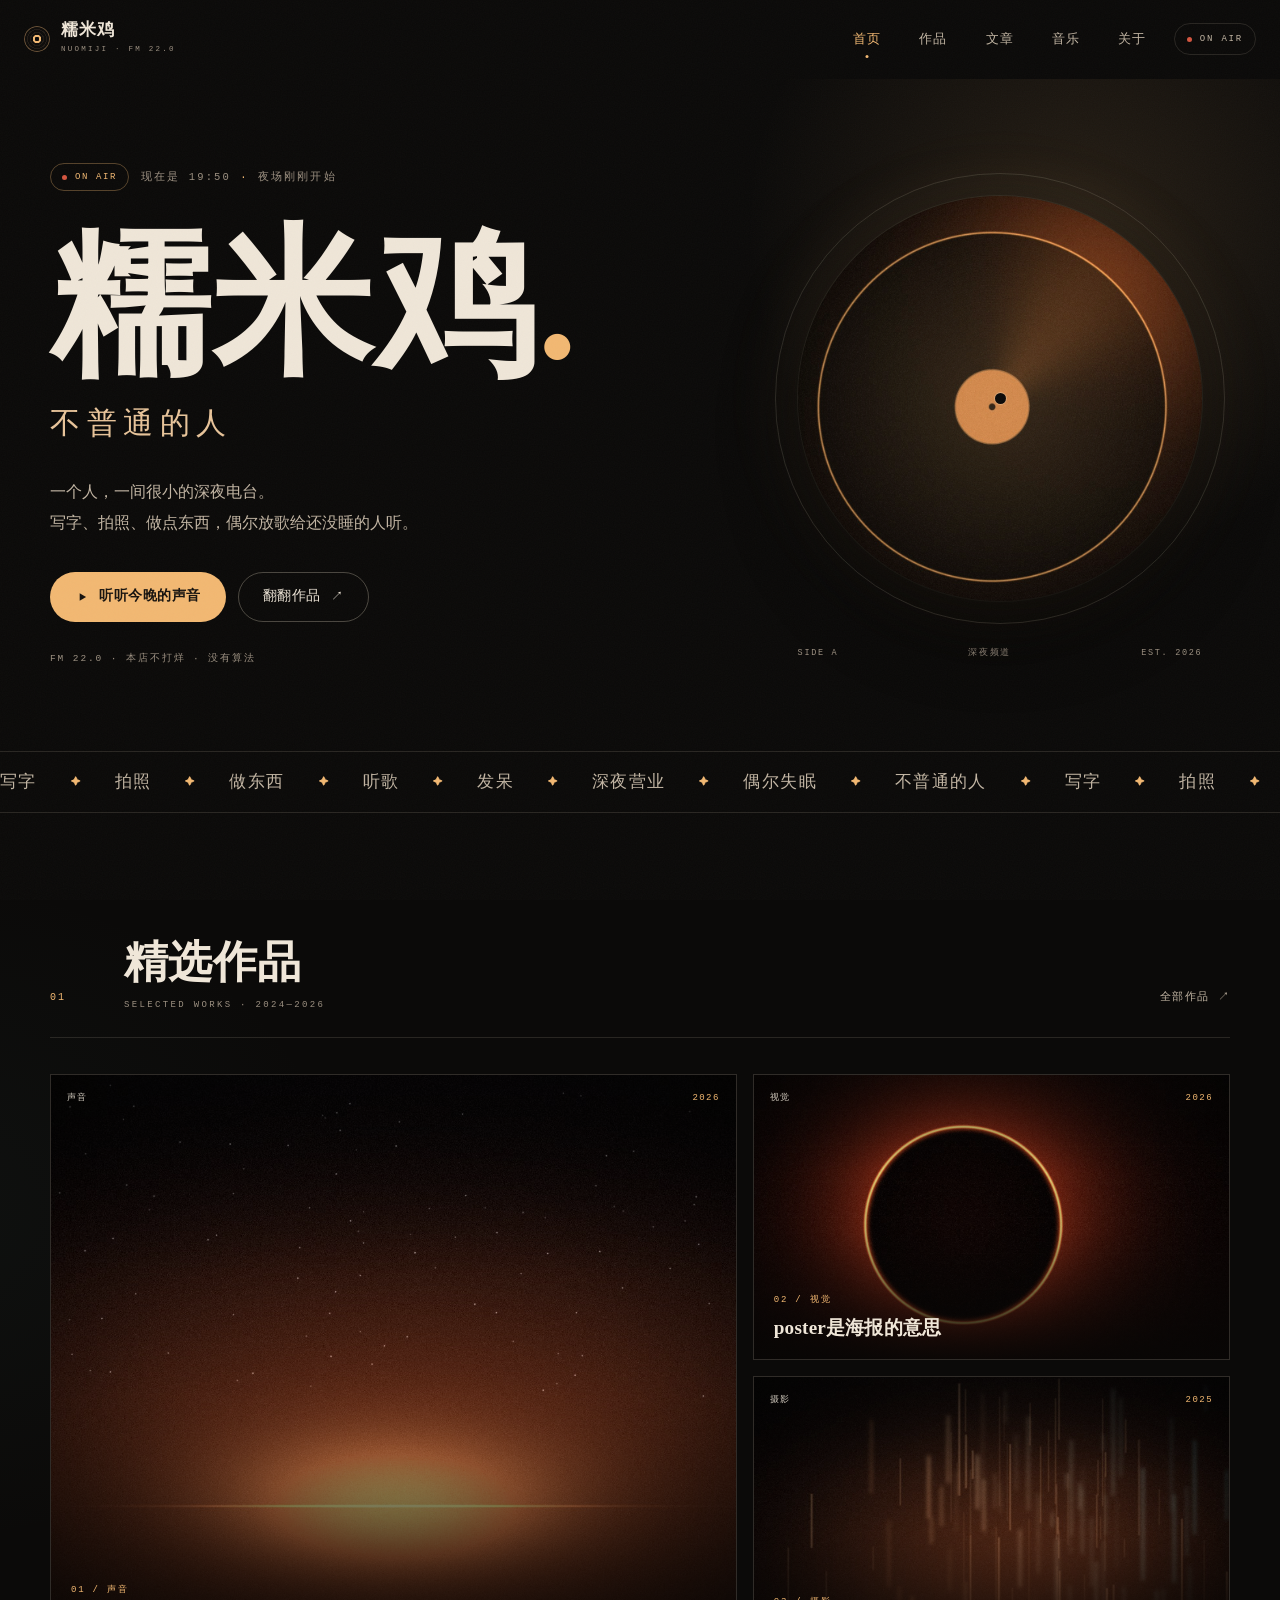
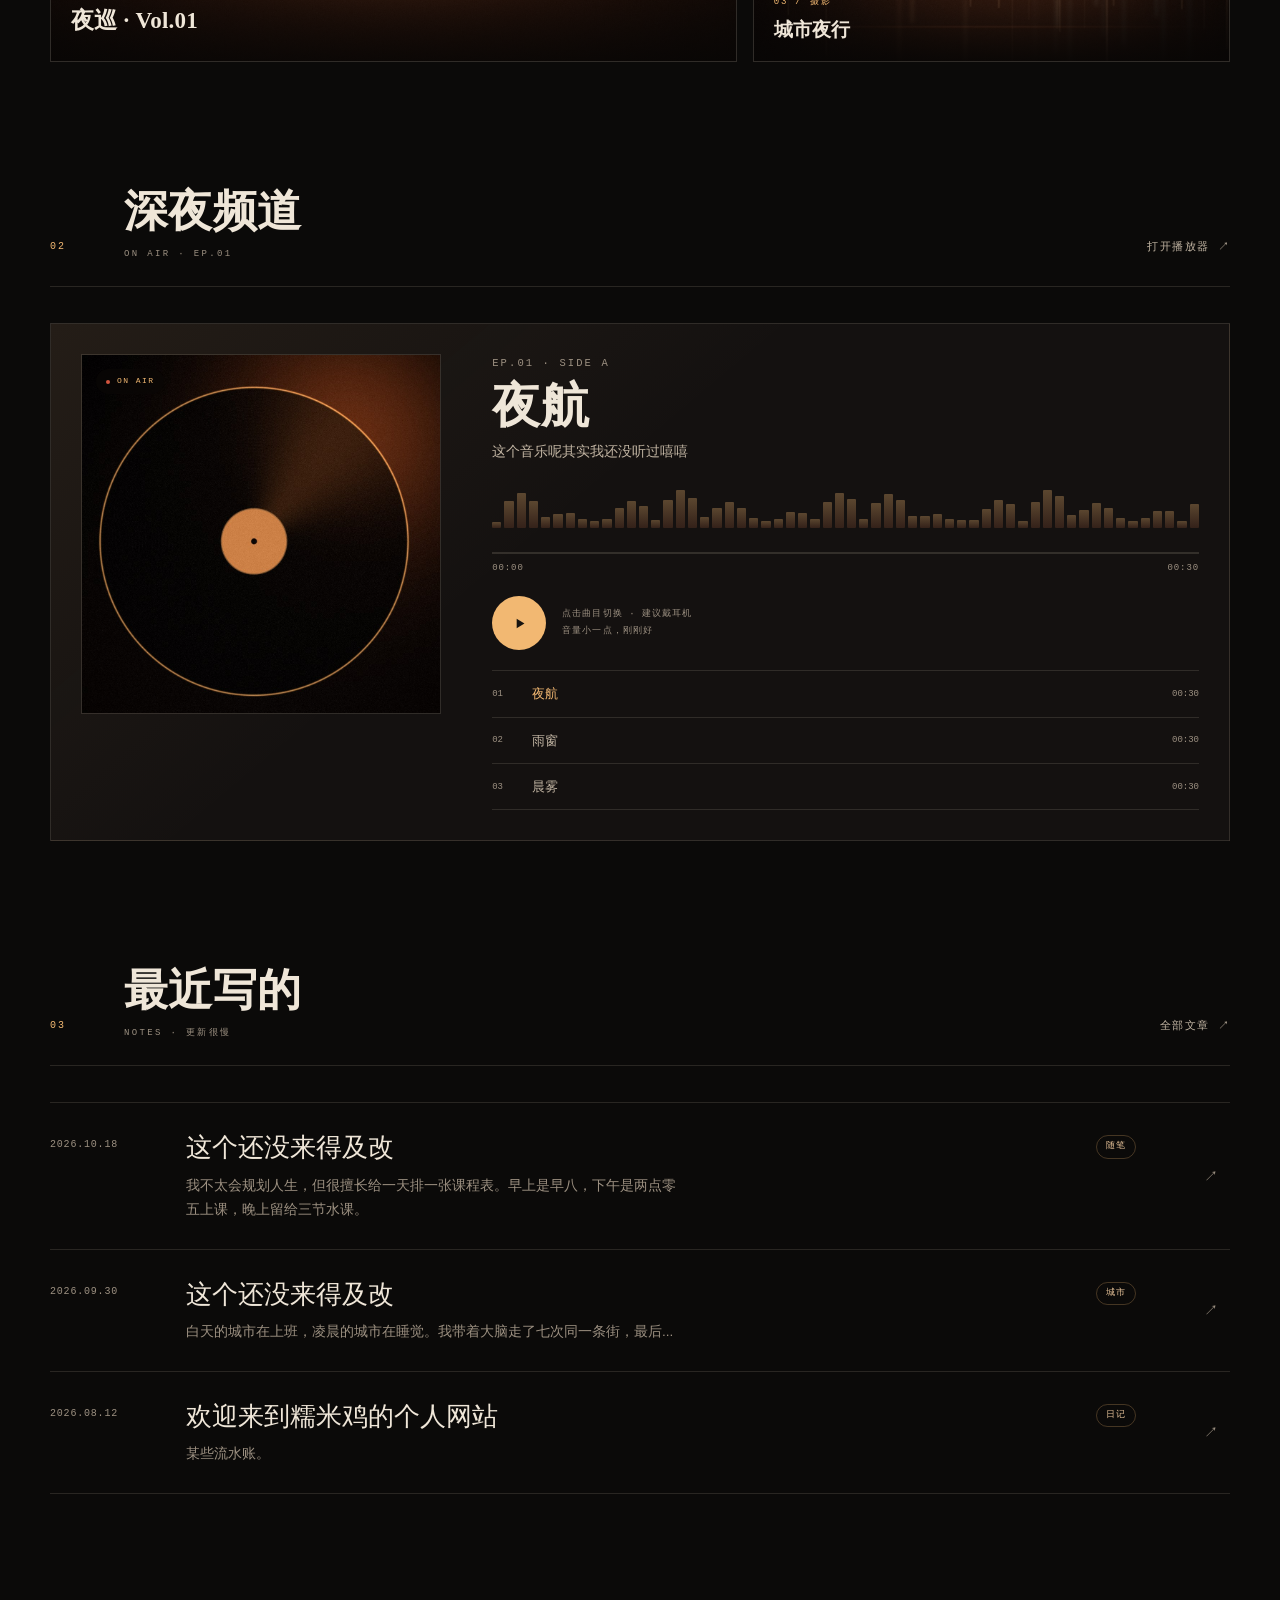
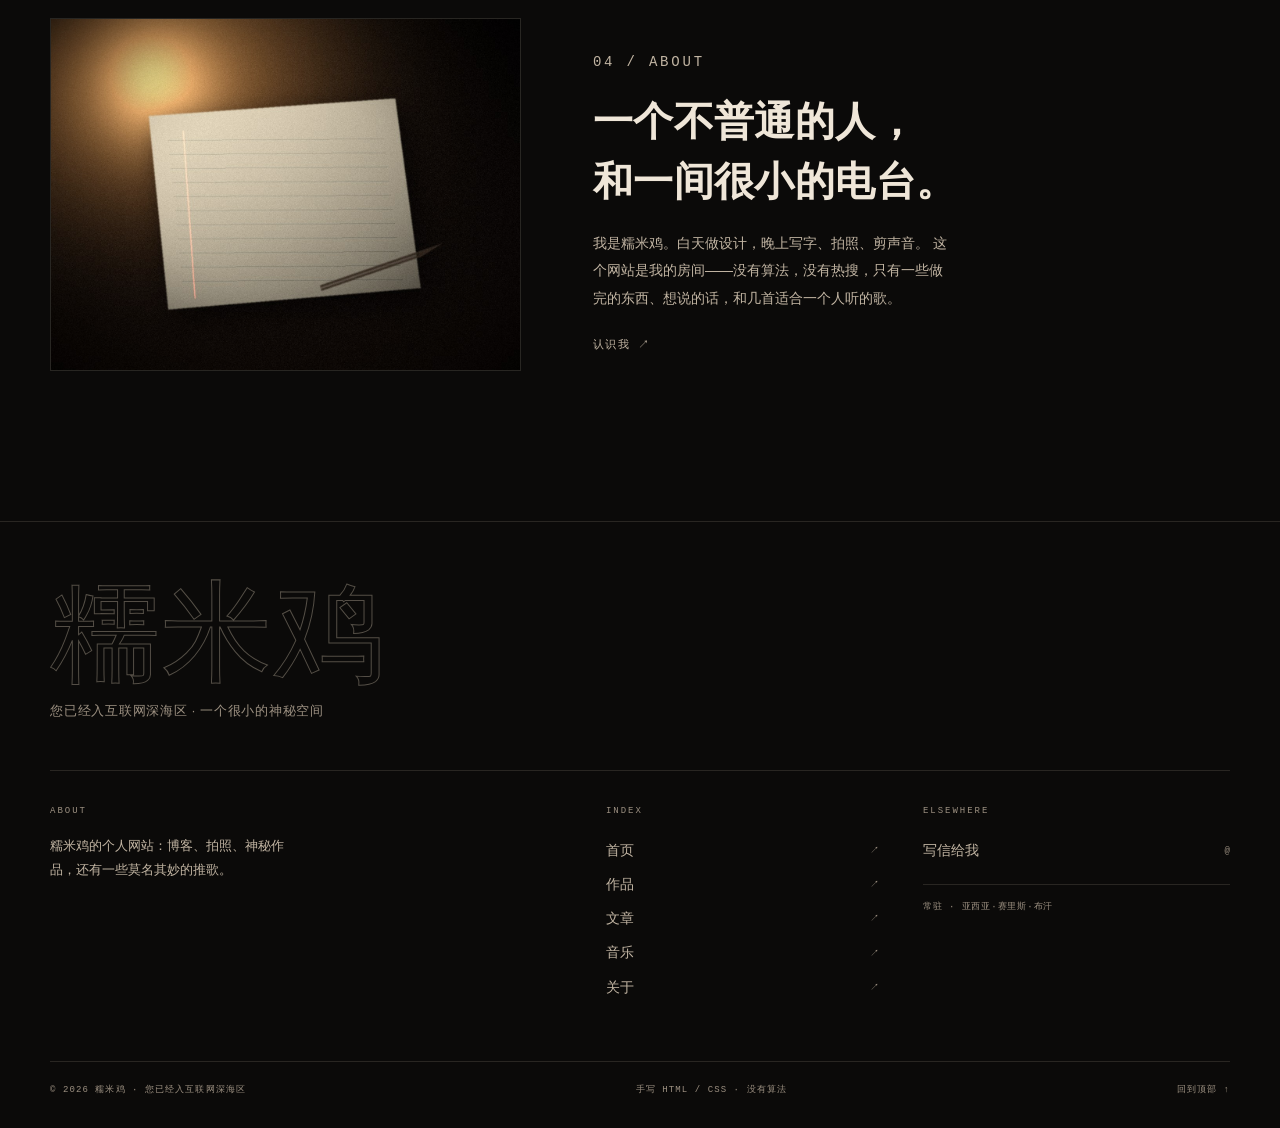
<file: index.html>
<!DOCTYPE html>
<html lang="zh-CN">
<head>
  <meta charset="UTF-8">
  <meta name="viewport" content="width=device-width, initial-scale=1">
  <title>糯米鸡 · 不普通的人｜深夜频道</title>
  <meta name="description" content="糯米鸡的个人网站：写字、拍照、做点东西，还有一个给深夜的电台。">
  <meta name="theme-color" content="#0b0a09">
  <meta name="color-scheme" content="dark">
  <meta property="og:type" content="website">
  <meta property="og:title" content="糯米鸡 · 不普通的人">
  <meta property="og:description" content="一个人，一间很小的深夜电台。写字、拍照、做点东西，偶尔放歌给还没睡的人听。">
  <meta property="og:image" content="assets/img/og.jpg">
  <link rel="icon" href="favicon.svg" type="image/svg+xml">
  <link rel="stylesheet" href="assets/css/style.css">
</head>
<body id="top" data-page="home" data-root="">

  <a class="skip-link" href="#main">跳到主要内容</a>
  <div data-site-header></div>

  <main id="main">

    <!-- ================= 开场 ================= -->
    <section class="hero">
      <div class="wrap hero-grid">
        <div class="hero-copy">
          <p class="eyebrow hero-eyebrow">
            <span class="live"><span class="live-dot"></span>ON AIR</span>
            <span data-clock>现在是 22:04 · 频道还亮着</span>
          </p>

          <h1 class="hero-name reveal">糯米鸡<span class="hero-period">.</span></h1>
          <p class="hero-tag reveal">不普通的人</p>
          <p class="hero-lede reveal">
            一个人，一间很小的深夜电台。<br>
            写字、拍照、做点东西，偶尔放歌给还没睡的人听。
          </p>

          <div class="hero-actions reveal">
            <a class="btn btn-solid" href="music.html">
              <svg viewBox="0 0 24 24" aria-hidden="true"><path fill="currentColor" d="M8 5.4v13.2L19 12z"/></svg>
              听听今晚的声音
            </a>
            <a class="btn btn-line" href="works.html">翻翻作品 <span>↗</span></a>
          </div>

          <p class="hero-note reveal">FM 22.0 · 本店不打烊 · 没有算法</p>
        </div>

        <div class="hero-visual reveal">
          <div class="vinyl-wrap">
            <span class="vinyl-glow" aria-hidden="true"></span>
            <img class="vinyl" src="assets/img/track-night.jpg" alt="《夜航》唱片封面" width="1000" height="1000">
            <span class="vinyl-hole" aria-hidden="true"></span>
          </div>
          <div class="hero-caption">
            <span>SIDE A</span>
            <span>深夜频道</span>
            <span>EST. 2026</span>
          </div>
        </div>
      </div>

      <div class="marquee" aria-hidden="true">
        <div class="marquee-track">
          <div class="marquee-group">
            <span>写字</span><i>✦</i><span>拍照</span><i>✦</i><span>做东西</span><i>✦</i><span>听歌</span><i>✦</i><span>发呆</span><i>✦</i><span>深夜营业</span><i>✦</i><span>偶尔失眠</span><i>✦</i><span>不普通的人</span><i>✦</i>
          </div>
          <div class="marquee-group">
            <span>写字</span><i>✦</i><span>拍照</span><i>✦</i><span>做东西</span><i>✦</i><span>听歌</span><i>✦</i><span>发呆</span><i>✦</i><span>深夜营业</span><i>✦</i><span>偶尔失眠</span><i>✦</i><span>不普通的人</span><i>✦</i>
          </div>
        </div>
      </div>
    </section>

    <!-- ================= 01 精选作品 ================= -->
    <section class="section" aria-labelledby="works-title">
      <div class="wrap">
        <header class="sec-head reveal">
          <p class="sec-index">01</p>
          <div>
            <h2 id="works-title">精选作品</h2>
            <p class="sec-en">Selected Works · 2024—2026</p>
          </div>
          <a class="link-arrow" href="works.html">全部作品 <span>↗</span></a>
        </header>
        <div class="works-featured" data-featured-works></div>
      </div>
    </section>

    <!-- ================= 02 深夜频道 ================= -->
    <section class="section" aria-labelledby="radio-title">
      <div class="wrap">
        <header class="sec-head reveal">
          <p class="sec-index">02</p>
          <div>
            <h2 id="radio-title">深夜频道</h2>
            <p class="sec-en">On Air · EP.01</p>
          </div>
          <a class="link-arrow" href="music.html">打开播放器 <span>↗</span></a>
        </header>

        <div class="radio-card reveal" data-home-player>
          <div class="radio-art">
            <img data-hp-cover src="assets/img/track-night.jpg" alt="《夜航》封面" width="1000" height="1000">
            <span class="radio-badge">ON AIR</span>
          </div>

          <div class="radio-body">
            <p class="eyebrow" data-hp-episode>EP.01 · SIDE A</p>
            <h3 class="radio-title" data-hp-title>夜航</h3>
            <p class="radio-note" data-hp-note>给还没睡的人。低频像飞机穿过云层，什么也不说。</p>

            <div class="wave" data-hp-wave aria-hidden="true"></div>

            <div class="progress">
              <div class="progress-fill" data-hp-fill></div>
              <input class="seek-input" type="range" min="0" max="1000" step="1" value="0" data-hp-seek aria-label="播放进度">
            </div>
            <div class="radio-times"><span data-hp-cur>00:00</span><span data-hp-dur>00:30</span></div>

            <div class="radio-actions">
              <button class="play-orb" type="button" data-hp-toggle aria-label="播放 夜航">
                <svg viewBox="0 0 24 24" aria-hidden="true"><path fill="currentColor" d="M8 5.4v13.2L19 12z"/></svg>
              </button>
              <p class="radio-hint">点击曲目切换 · 建议戴耳机<br>音量小一点，刚刚好</p>
            </div>

            <ol class="track-list" data-hp-list></ol>
          </div>

          <audio data-hp-audio preload="none"></audio>
        </div>
      </div>
    </section>

    <!-- ================= 03 最近写的 ================= -->
    <section class="section" aria-labelledby="writing-title">
      <div class="wrap">
        <header class="sec-head reveal">
          <p class="sec-index">03</p>
          <div>
            <h2 id="writing-title">最近写的</h2>
            <p class="sec-en">Notes · 更新很慢</p>
          </div>
          <a class="link-arrow" href="blog.html">全部文章 <span>↗</span></a>
        </header>
        <div class="post-list" data-recent-posts></div>
      </div>
    </section>

    <!-- ================= 04 关于 ================= -->
    <section class="section" aria-labelledby="about-title">
      <div class="wrap about-teaser">
        <figure class="reveal">
          <img src="assets/img/desk.jpg" alt="一张深夜亮着台灯的书桌" width="1200" height="900">
        </figure>
        <div class="reveal">
          <p class="eyebrow">04 / About</p>
          <h2 id="about-title">一个不普通的人，<br>和一间很小的电台。</h2>
          <p>
            我是糯米鸡。白天做设计，晚上写字、拍照、剪声音。
            这个网站是我的房间——没有算法，没有热搜，只有一些做完的东西、想说的话，和几首适合一个人听的歌。
          </p>
          <a class="link-arrow" href="about.html">认识我 <span>↗</span></a>
        </div>
      </div>
    </section>

  </main>

  <div data-site-footer></div>

  <script src="assets/js/data.js"></script>
  <script src="assets/js/site.js"></script>
  <script src="assets/js/player.js"></script>
</body>
</html>
</file>
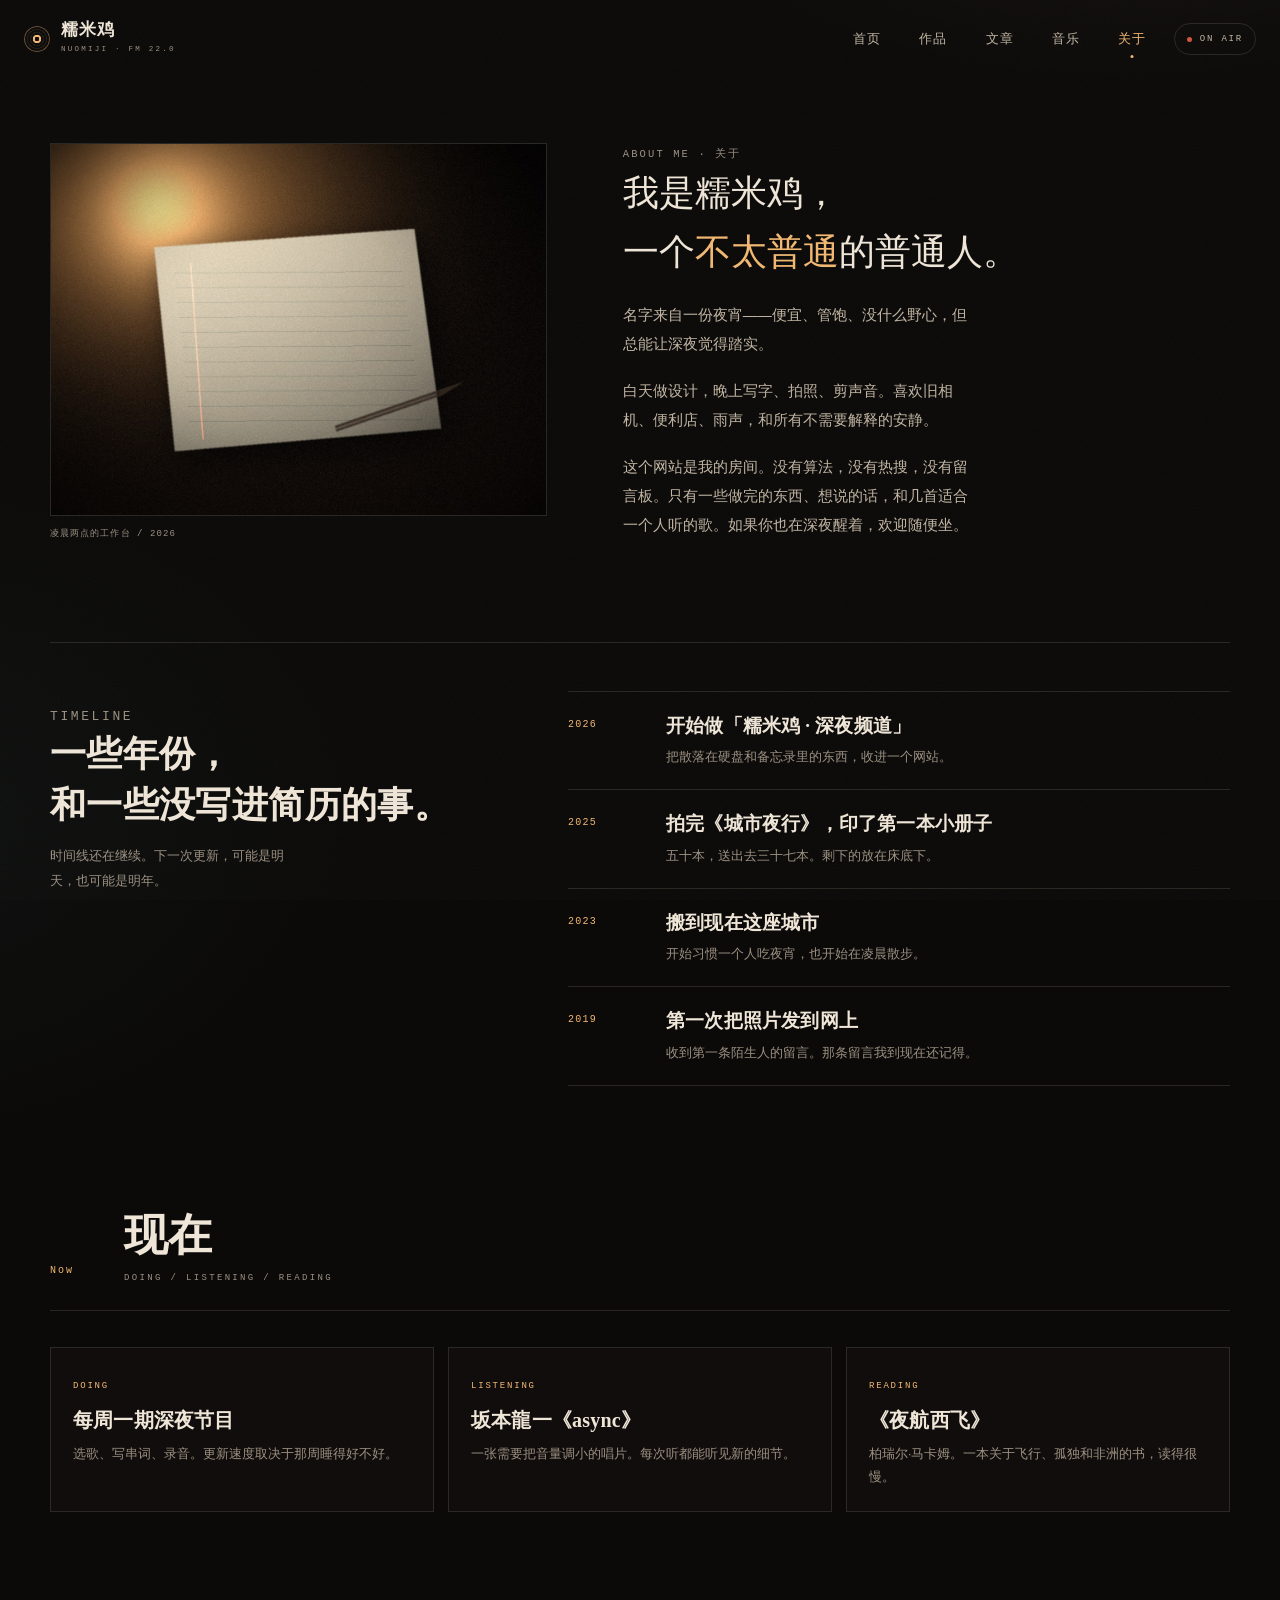
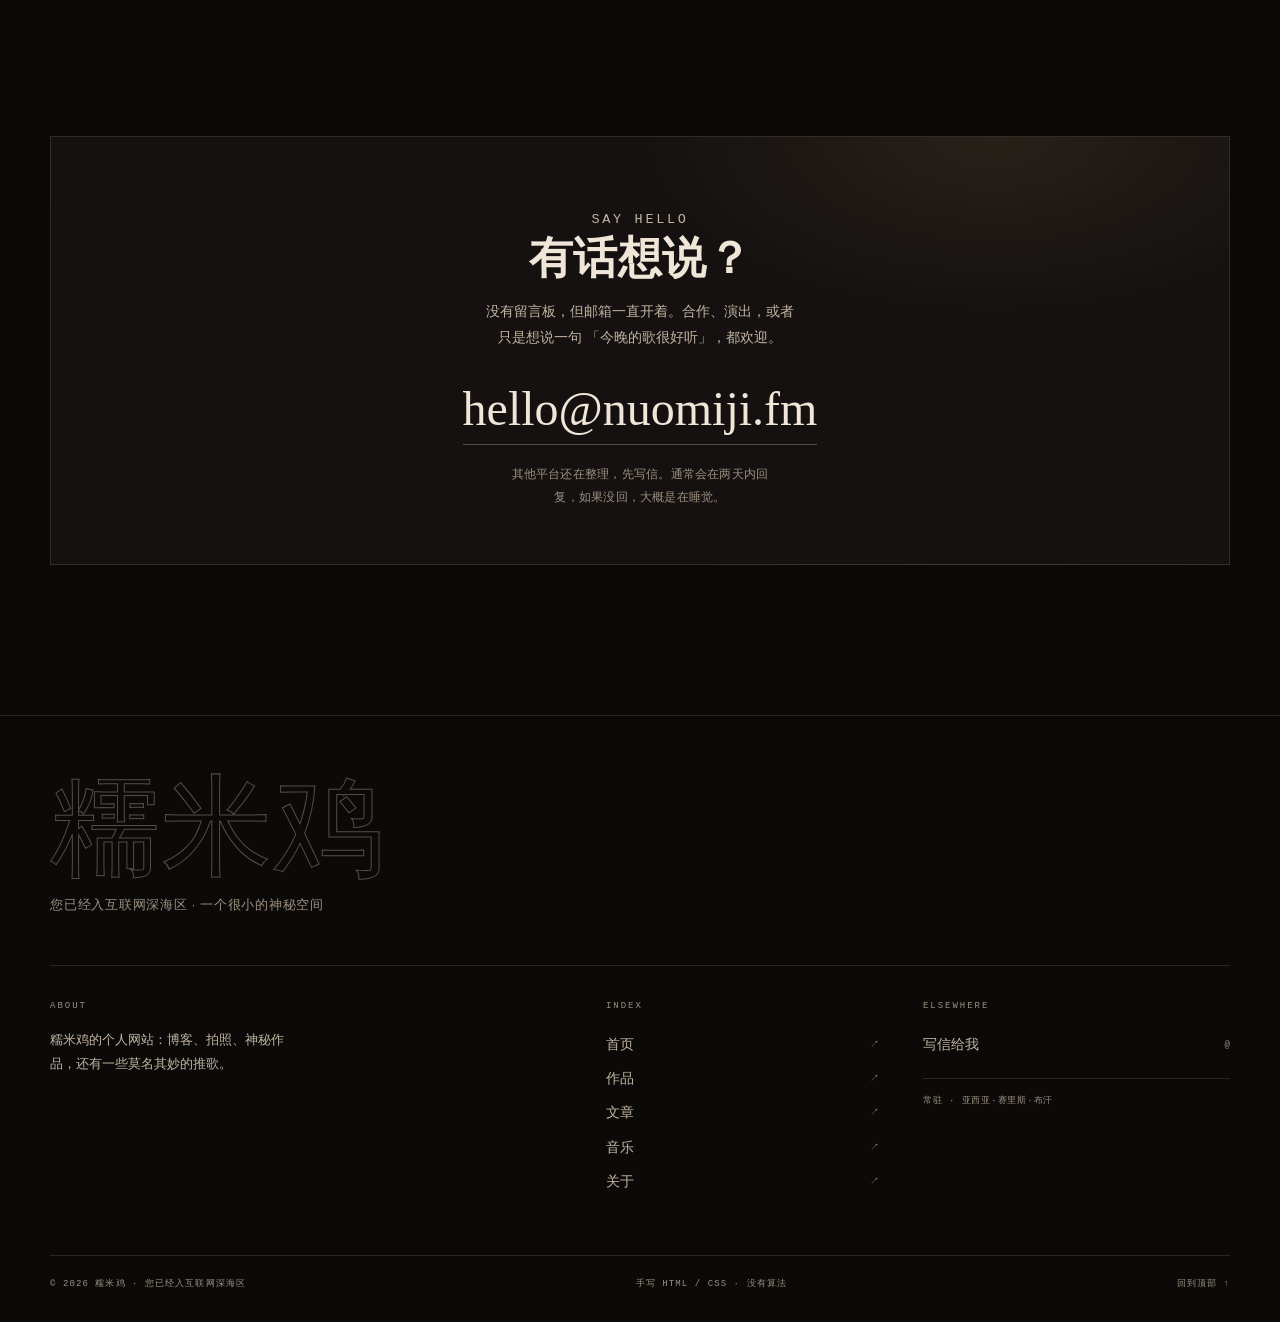
<file: about.html>
<!DOCTYPE html>
<html lang="zh-CN">
<head>
  <meta charset="UTF-8">
  <meta name="viewport" content="width=device-width, initial-scale=1">
  <title>关于 — 糯米鸡</title>
  <meta name="description" content="关于糯米鸡：一个不太普通的普通人，和一间很小的深夜电台。">
  <meta name="theme-color" content="#0b0a09">
  <meta name="color-scheme" content="dark">
  <meta property="og:type" content="website">
  <meta property="og:title" content="关于 — 糯米鸡">
  <meta property="og:description" content="一个不太普通的普通人，和一间很小的深夜电台。">
  <meta property="og:image" content="assets/img/og.jpg">
  <link rel="icon" href="favicon.svg" type="image/svg+xml">
  <link rel="stylesheet" href="assets/css/style.css">
</head>
<body id="top" data-page="about" data-root="">

  <a class="skip-link" href="#main">跳到主要内容</a>
  <div data-site-header></div>

  <main id="main">
    <section class="about-page">
      <div class="wrap about-hero">
        <figure class="about-photo reveal">
          <img src="assets/img/desk.jpg" alt="一张深夜亮着台灯的书桌" width="1200" height="900">
          <figcaption>凌晨两点的工作台 / 2026</figcaption>
        </figure>

        <div class="reveal">
          <p class="eyebrow">About me · 关于</p>
          <p class="about-lede">我是糯米鸡，<br>一个<em>不太普通</em>的普通人。</p>
          <div class="about-body">
            <p>名字来自一份夜宵——便宜、管饱、没什么野心，但总能让深夜觉得踏实。</p>
            <p>白天做设计，晚上写字、拍照、剪声音。喜欢旧相机、便利店、雨声，和所有不需要解释的安静。</p>
            <p>这个网站是我的房间。没有算法，没有热搜，没有留言板。只有一些做完的东西、想说的话，和几首适合一个人听的歌。如果你也在深夜醒着，欢迎随便坐。</p>
          </div>
        </div>
      </div>
    </section>

    <div class="wrap about-grid">
      <div class="reveal">
        <p class="eyebrow">Timeline</p>
        <h2>一些年份，<br>和一些没写进简历的事。</h2>
        <p>时间线还在继续。下一次更新，可能是明天，也可能是明年。</p>
      </div>

      <ol class="timeline reveal">
        <li>
          <span class="year">2026</span>
          <div>
            <h3>开始做「糯米鸡 · 深夜频道」</h3>
            <p>把散落在硬盘和备忘录里的东西，收进一个网站。</p>
          </div>
        </li>
        <li>
          <span class="year">2025</span>
          <div>
            <h3>拍完《城市夜行》，印了第一本小册子</h3>
            <p>五十本，送出去三十七本。剩下的放在床底下。</p>
          </div>
        </li>
        <li>
          <span class="year">2023</span>
          <div>
            <h3>搬到现在这座城市</h3>
            <p>开始习惯一个人吃夜宵，也开始在凌晨散步。</p>
          </div>
        </li>
        <li>
          <span class="year">2019</span>
          <div>
            <h3>第一次把照片发到网上</h3>
            <p>收到第一条陌生人的留言。那条留言我到现在还记得。</p>
          </div>
        </li>
      </ol>
    </div>

    <section class="section" aria-labelledby="now-title">
      <div class="wrap">
        <header class="sec-head reveal">
          <p class="sec-index">Now</p>
          <div>
            <h2 id="now-title">现在</h2>
            <p class="sec-en">Doing / Listening / Reading</p>
          </div>
        </header>

        <div class="now-grid">
          <div class="now-card reveal">
            <p class="eyebrow">Doing</p>
            <h3>每周一期深夜节目</h3>
            <p>选歌、写串词、录音。更新速度取决于那周睡得好不好。</p>
          </div>
          <div class="now-card reveal">
            <p class="eyebrow">Listening</p>
            <h3>坂本龍一《async》</h3>
            <p>一张需要把音量调小的唱片。每次听都能听见新的细节。</p>
          </div>
          <div class="now-card reveal">
            <p class="eyebrow">Reading</p>
            <h3>《夜航西飞》</h3>
            <p>柏瑞尔·马卡姆。一本关于飞行、孤独和非洲的书，读得很慢。</p>
          </div>
        </div>
      </div>
    </section>

    <section class="section">
      <div class="wrap">
        <div class="contact-block reveal">
          <p class="eyebrow">Say hello</p>
          <h2>有话想说？</h2>
          <p>
            没有留言板，但邮箱一直开着。合作、演出，或者只是想说一句
            「今晚的歌很好听」，都欢迎。
          </p>
          <a class="contact-mail" href="mailto:hello@nuomiji.fm">hello@nuomiji.fm</a>
          <p class="contact-note">其他平台还在整理，先写信。通常会在两天内回复，如果没回，大概是在睡觉。</p>
        </div>
      </div>
    </section>
  </main>

  <div data-site-footer></div>

  <script src="assets/js/data.js"></script>
  <script src="assets/js/site.js"></script>
  <script src="assets/js/player.js"></script>
</body>
</html>
</file>
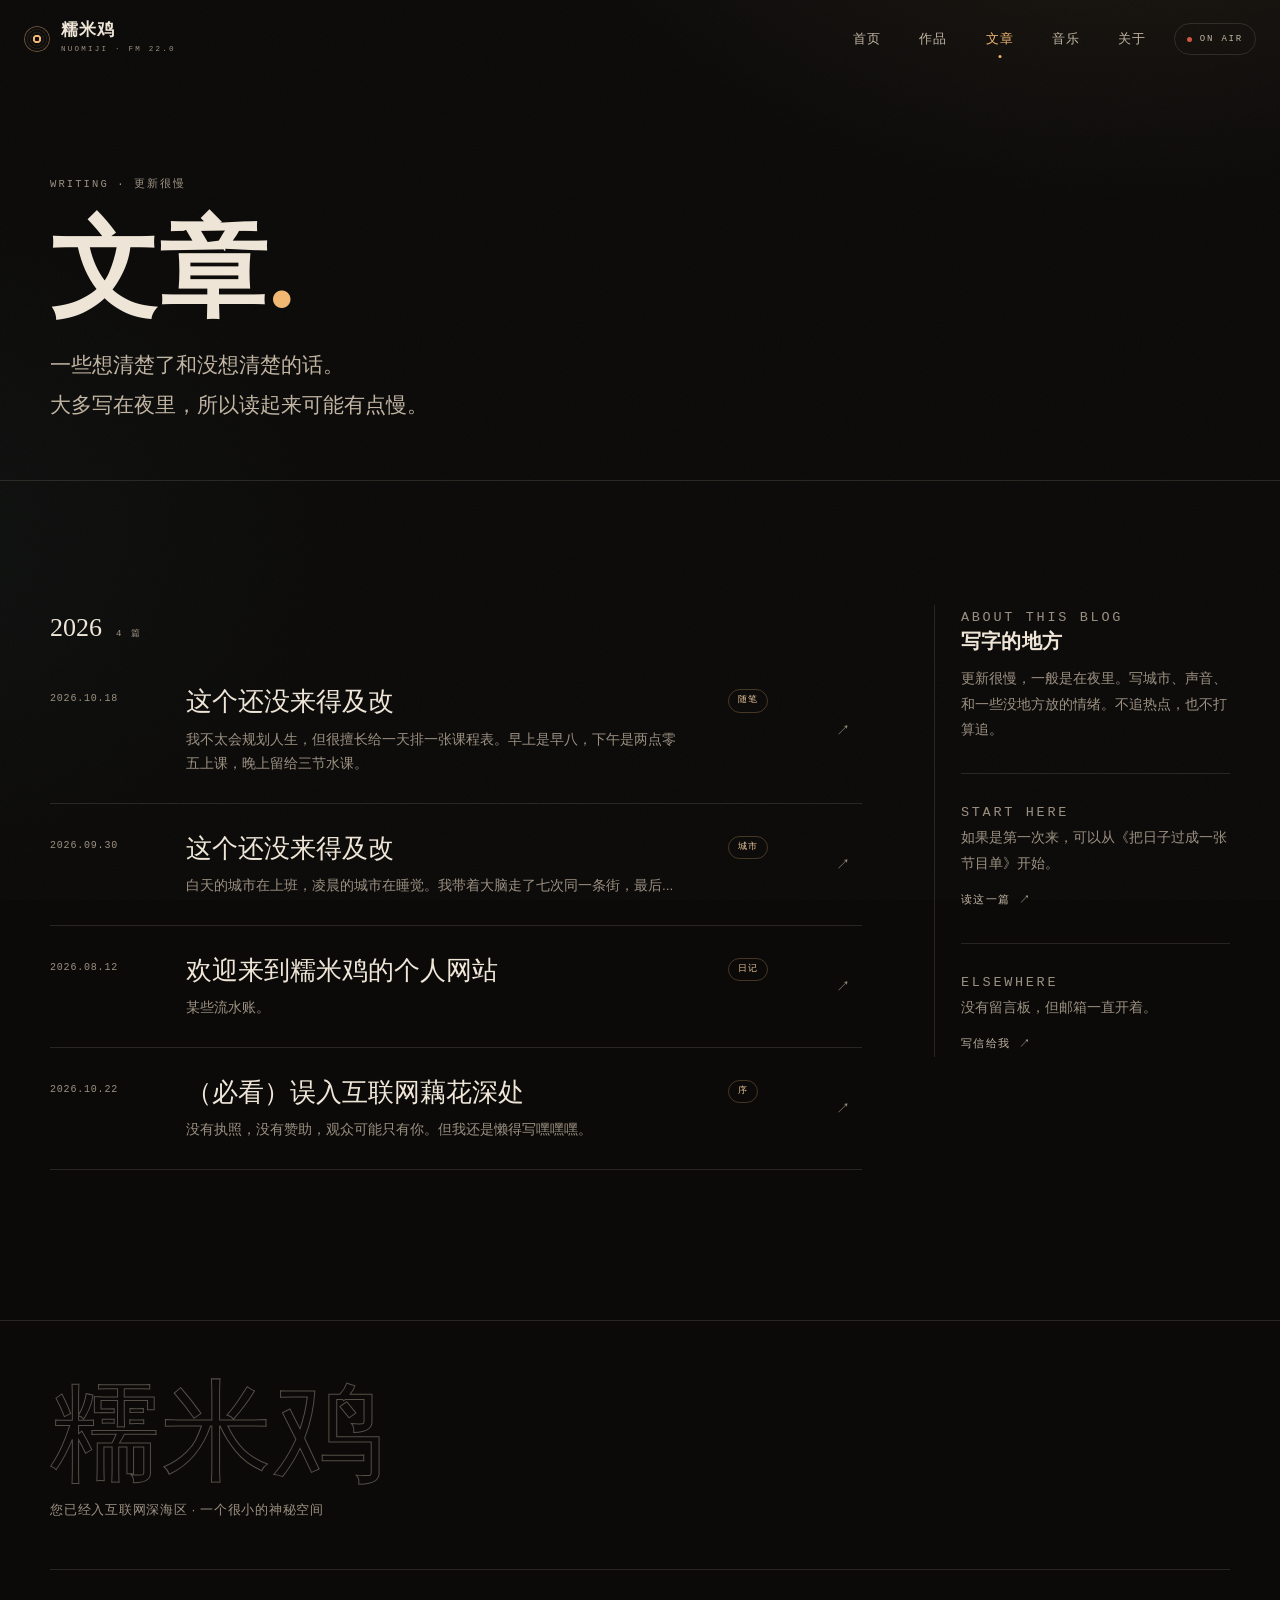
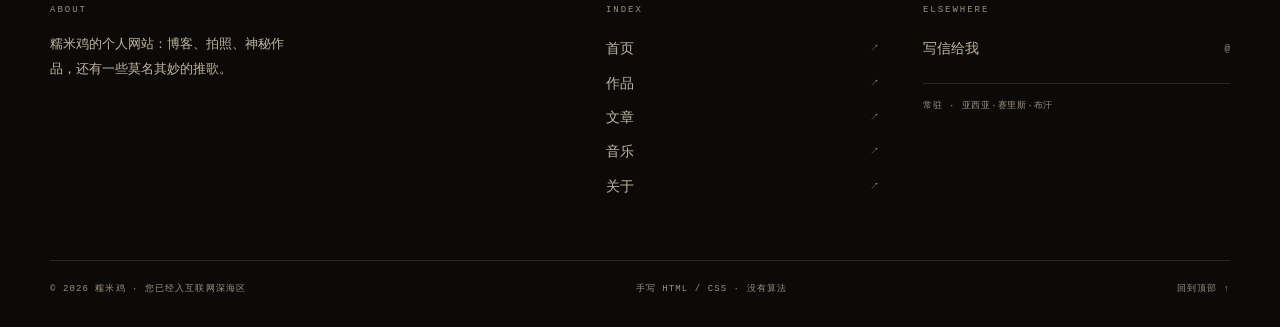
<file: blog.html>
<!DOCTYPE html>
<html lang="zh-CN">
<head>
  <meta charset="UTF-8">
  <meta name="viewport" content="width=device-width, initial-scale=1">
  <title>文章 — 糯米鸡</title>
  <meta name="description" content="糯米鸡写下的字：城市、声音、深夜和一些没地方放的情绪。">
  <meta name="theme-color" content="#0b0a09">
  <meta name="color-scheme" content="dark">
  <meta property="og:type" content="website">
  <meta property="og:title" content="文章 — 糯米鸡">
  <meta property="og:description" content="一些想清楚了和没想清楚的话。">
  <meta property="og:image" content="assets/img/og.jpg">
  <link rel="icon" href="favicon.svg" type="image/svg+xml">
  <link rel="stylesheet" href="assets/css/style.css">
</head>
<body id="top" data-page="blog" data-root="">

  <a class="skip-link" href="#main">跳到主要内容</a>
  <div data-site-header></div>

  <main id="main">
    <header class="page-head">
      <div class="wrap">
        <p class="eyebrow">Writing · 更新很慢</p>
        <h1>文章<span class="dot">.</span></h1>
        <p class="page-lede">
          一些想清楚了和没想清楚的话。<br>
          大多写在夜里，所以读起来可能有点慢。
        </p>
      </div>
    </header>

    <section class="section" aria-label="文章列表">
      <div class="wrap blog-layout">
        <div data-post-list></div>

        <aside class="blog-aside">
          <div class="aside-block">
            <p class="eyebrow">About this blog</p>
            <h3>写字的地方</h3>
            <p>更新很慢，一般是在夜里。写城市、声音、和一些没地方放的情绪。不追热点，也不打算追。</p>
          </div>
          <div class="aside-block">
            <p class="eyebrow">Start here</p>
            <p>如果是第一次来，可以从《把日子过成一张节目单》开始。</p>
            <a class="link-arrow" href="posts/a-programme-for-days.html">读这一篇 <span>↗</span></a>
          </div>
          <div class="aside-block">
            <p class="eyebrow">Elsewhere</p>
            <p>没有留言板，但邮箱一直开着。</p>
            <a class="link-arrow" href="mailto:hello@nuomiji.fm">写信给我 <span>↗</span></a>
          </div>
        </aside>
      </div>
    </section>
  </main>

  <div data-site-footer></div>

  <script src="assets/js/data.js"></script>
  <script src="assets/js/site.js"></script>
  <script src="assets/js/player.js"></script>
</body>
</html>
</file>
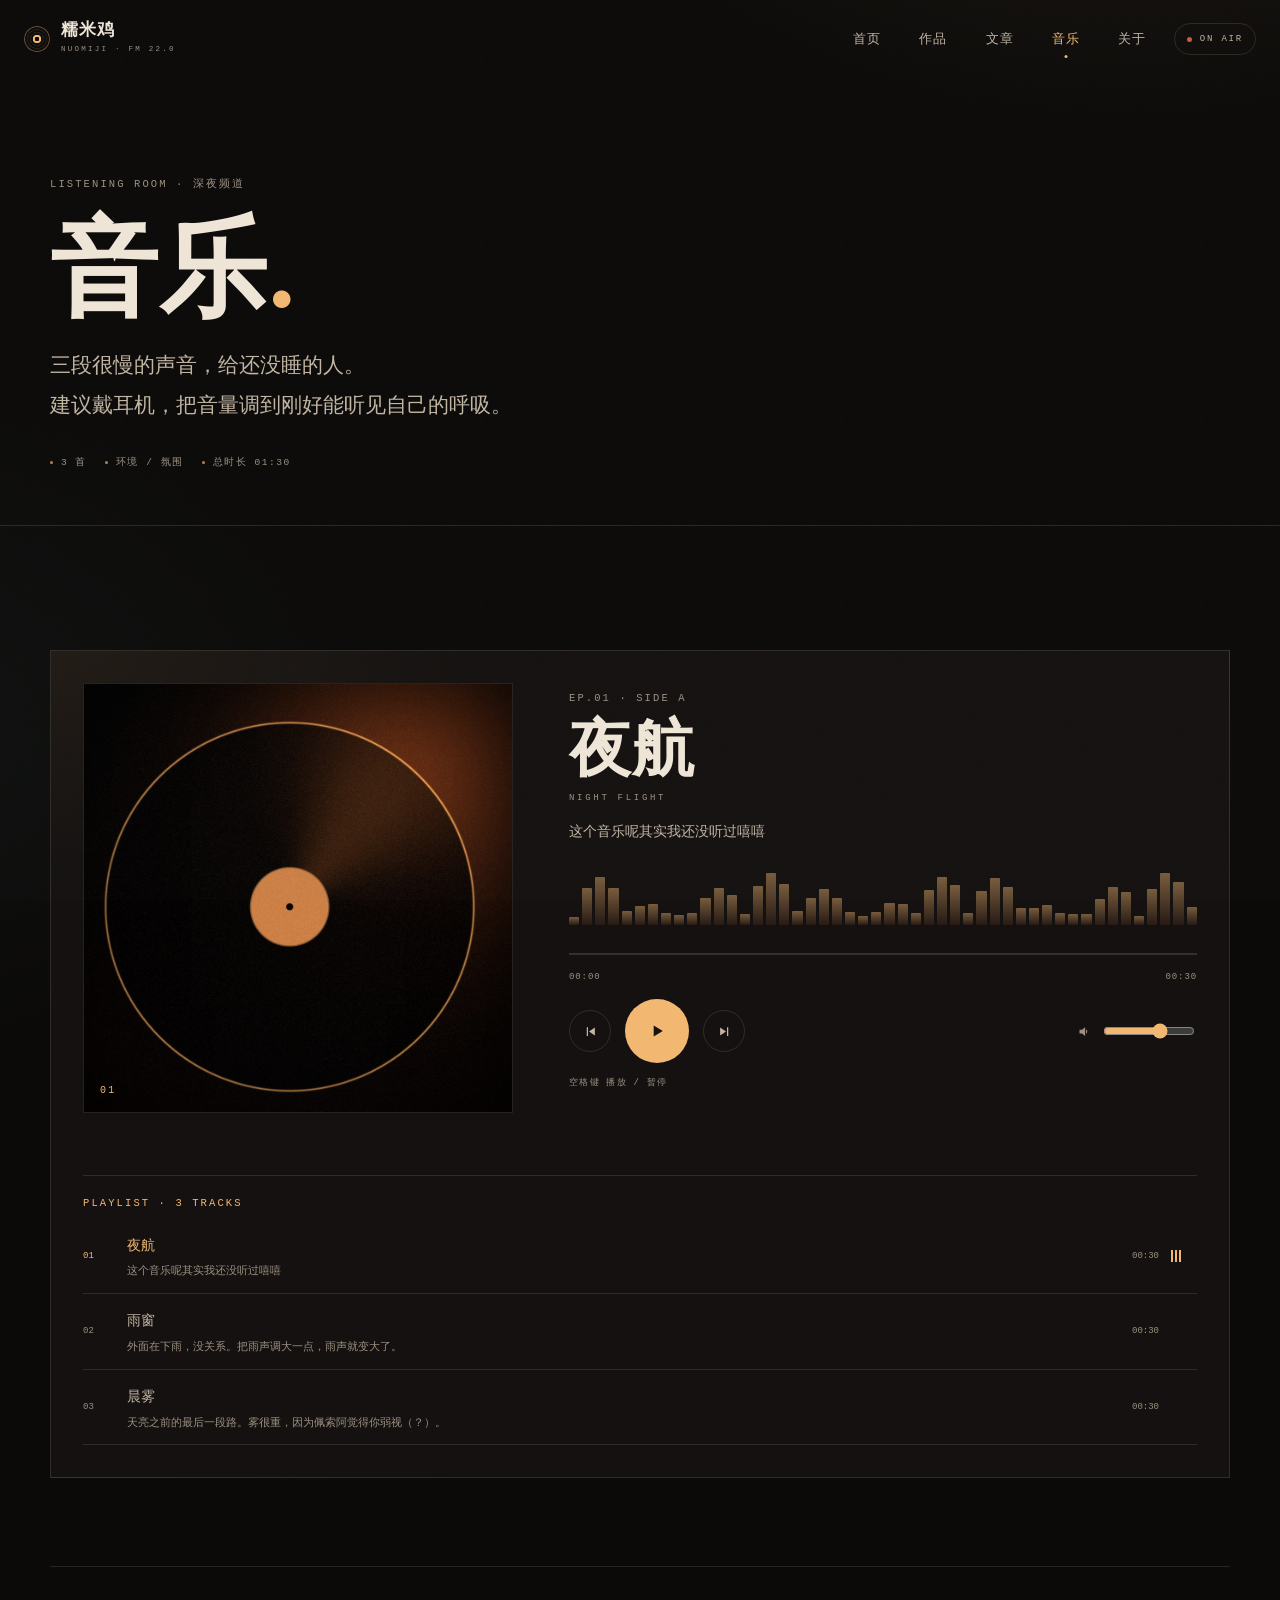
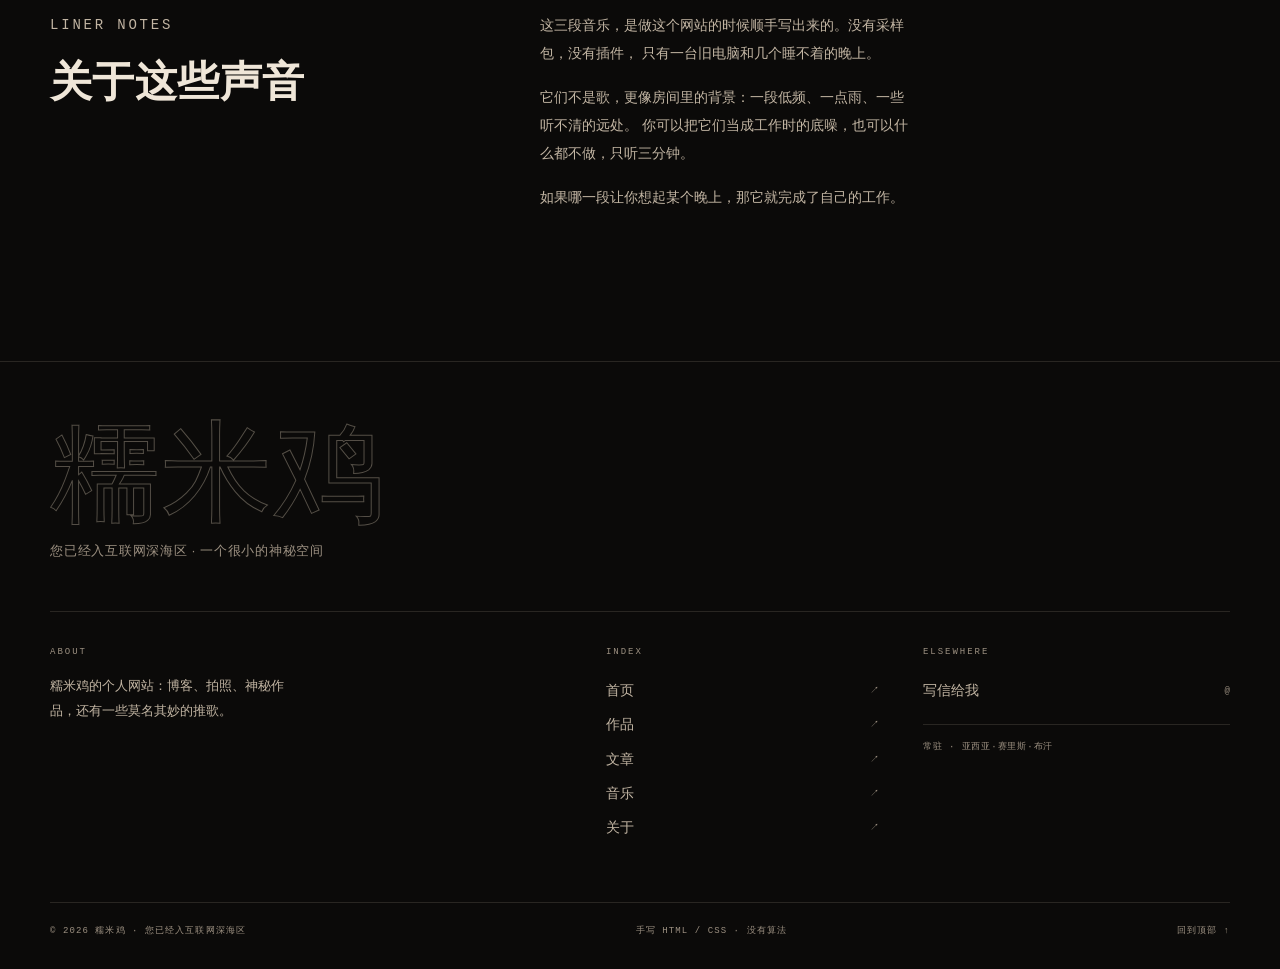
<file: music.html>
<!DOCTYPE html>
<html lang="zh-CN">
<head>
  <meta charset="UTF-8">
  <meta name="viewport" content="width=device-width, initial-scale=1">
  <title>音乐 — 糯米鸡</title>
  <meta name="description" content="糯米鸡的深夜频道：三段很慢的声音，给还没睡的人。">
  <meta name="theme-color" content="#0b0a09">
  <meta name="color-scheme" content="dark">
  <meta property="og:type" content="website">
  <meta property="og:title" content="音乐 — 糯米鸡">
  <meta property="og:description" content="三段很慢的声音，给还没睡的人。">
  <meta property="og:image" content="assets/img/og.jpg">
  <link rel="icon" href="favicon.svg" type="image/svg+xml">
  <link rel="stylesheet" href="assets/css/style.css">
</head>
<body id="top" data-page="music" data-root="">

  <a class="skip-link" href="#main">跳到主要内容</a>
  <div data-site-header></div>

  <main id="main">
    <header class="page-head">
      <div class="wrap">
        <p class="eyebrow">Listening Room · 深夜频道</p>
        <h1>音乐<span class="dot">.</span></h1>
        <p class="page-lede">
          三段很慢的声音，给还没睡的人。<br>
          建议戴耳机，把音量调到刚好能听见自己的呼吸。
        </p>
        <div class="page-meta">
          <span>3 首</span>
          <span>环境 / 氛围</span>
          <span>总时长 01:30</span>
        </div>
      </div>
    </header>

    <section class="section" aria-label="播放器">
      <div class="wrap">
        <div class="player reveal" data-player>
          <div class="player-art">
            <img data-p-cover src="assets/img/track-night.jpg" alt="《夜航》封面" width="1000" height="1000">
            <span class="player-no" data-p-no>01</span>
          </div>

          <div class="player-body">
            <div class="player-head">
              <p class="eyebrow" data-p-episode>EP.01 · SIDE A</p>
              <h2 data-p-title>夜航</h2>
              <p class="player-en" data-p-en>NIGHT FLIGHT</p>
              <p class="player-note" data-p-note>给还没睡的人。低频像飞机穿过云层，什么也不说。</p>
            </div>

            <div class="viz" data-p-viz aria-hidden="true"></div>

            <div class="seek">
              <div class="seek-rail"><div class="seek-fill" data-p-fill></div></div>
              <input class="seek-input" type="range" min="0" max="1000" step="1" value="0" data-p-seek aria-label="播放进度">
            </div>
            <div class="player-times">
              <span data-p-cur>00:00</span>
              <span data-p-dur>00:30</span>
            </div>

            <div class="player-controls">
              <button class="ctrl" type="button" data-p-prev aria-label="上一首"></button>
              <button class="play-big" type="button" data-p-toggle aria-label="播放">
                <svg viewBox="0 0 24 24" aria-hidden="true"><path fill="currentColor" d="M8 5.4v13.2L19 12z"/></svg>
              </button>
              <button class="ctrl" type="button" data-p-next aria-label="下一首"></button>

              <div class="volume">
                <svg viewBox="0 0 24 24" aria-hidden="true"><path fill="currentColor" d="M4 9v6h4l5 4V5L8 9H4zm12.5 3a4.5 4.5 0 0 0-2-3.7v7.4a4.5 4.5 0 0 0 2-3.7z"/></svg>
                <input type="range" min="0" max="1" step="0.01" value="0.65" data-p-volume aria-label="音量">
              </div>
            </div>

            <p class="player-status" data-p-status role="status"></p>
            <p class="player-kbd">空格键 播放 / 暂停</p>
          </div>

          <div class="playlist-block">
            <p class="eyebrow playlist-label">Playlist · 3 Tracks</p>
            <ol class="playlist" data-p-list aria-label="曲目列表"></ol>
          </div>

          <audio data-p-audio preload="metadata"></audio>
        </div>

        <div class="music-notes">
          <div class="reveal">
            <p class="eyebrow">Liner Notes</p>
            <h2>关于这些声音</h2>
          </div>
          <div class="reveal">
            <p>
              这三段音乐，是做这个网站的时候顺手写出来的。没有采样包，没有插件，
              只有一台旧电脑和几个睡不着的晚上。
            </p>
            <p>
              它们不是歌，更像房间里的背景：一段低频、一点雨、一些听不清的远处。
              你可以把它们当成工作时的底噪，也可以什么都不做，只听三分钟。
            </p>
            <p>
              如果哪一段让你想起某个晚上，那它就完成了自己的工作。
            </p>
          </div>
        </div>
      </div>
    </section>
  </main>

  <div data-site-footer></div>

  <script src="assets/js/data.js"></script>
  <script src="assets/js/site.js"></script>
  <script src="assets/js/player.js"></script>
</body>
</html>
</file>
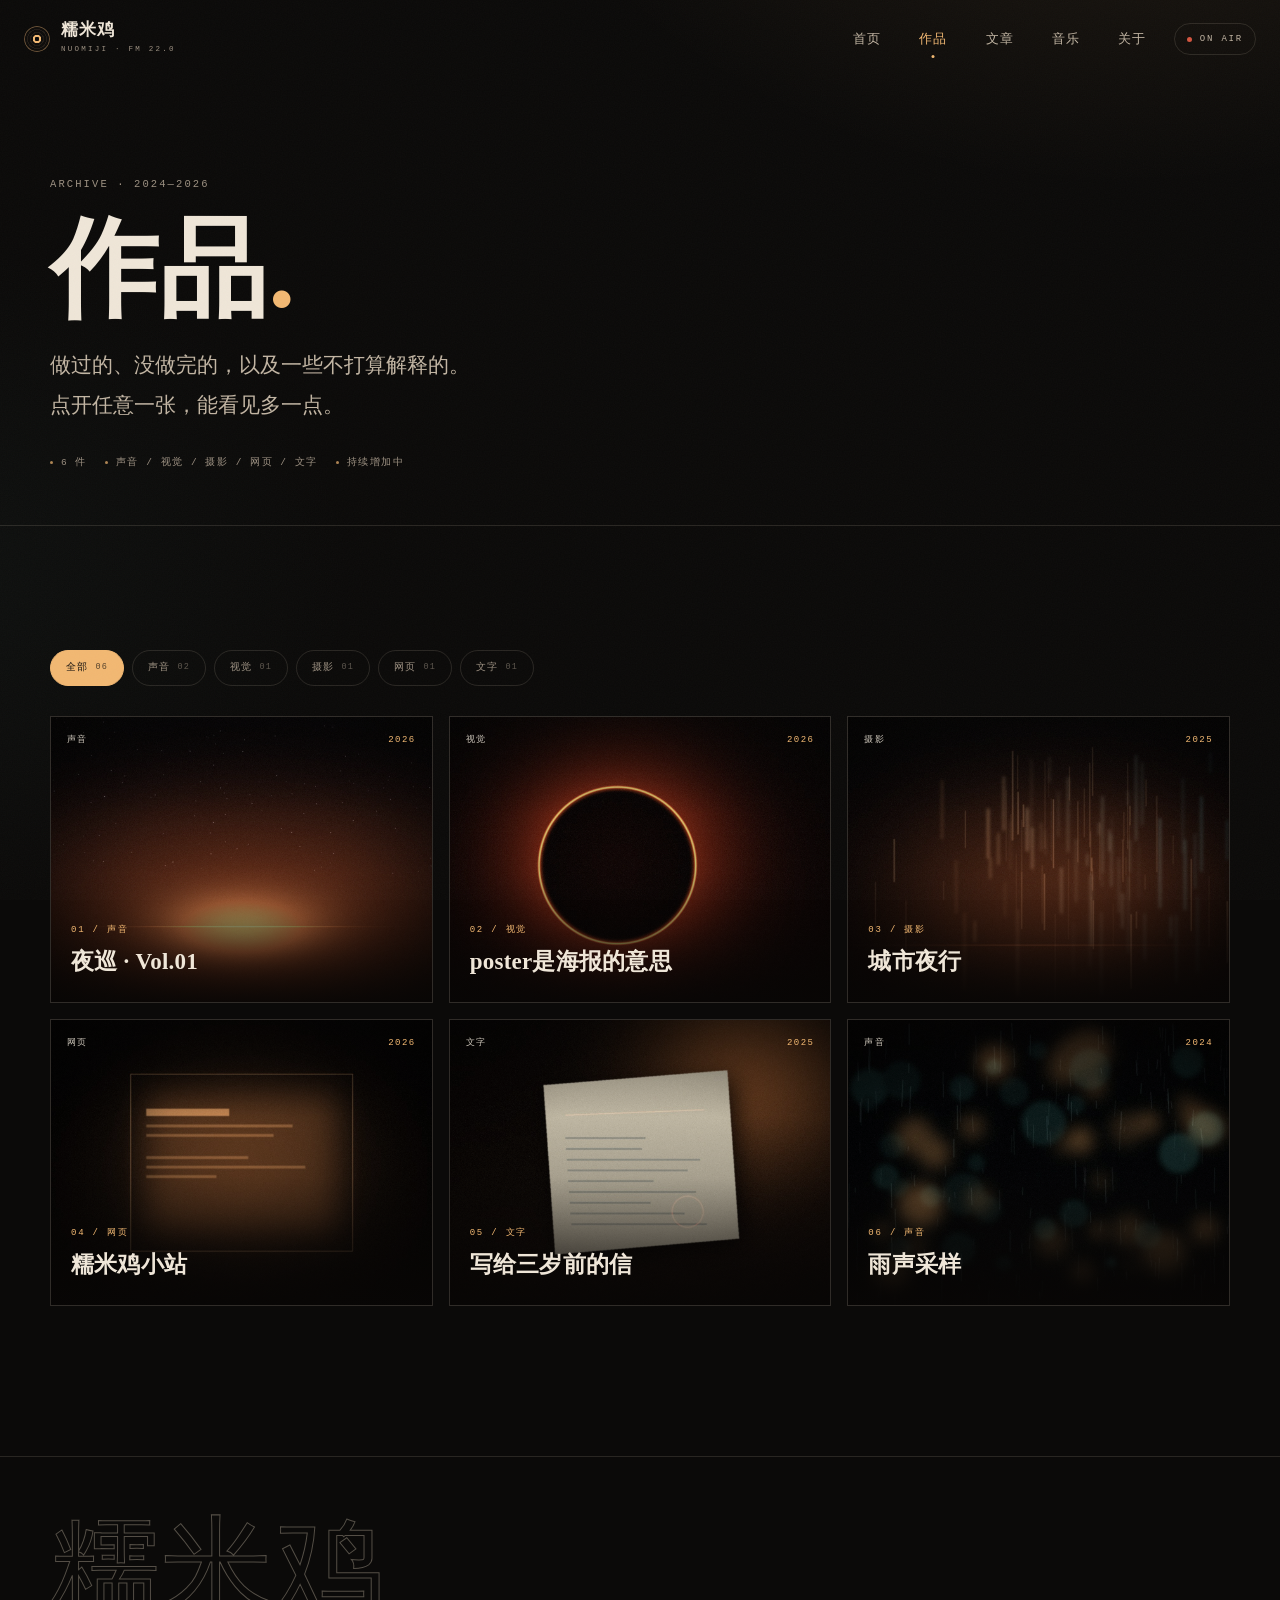
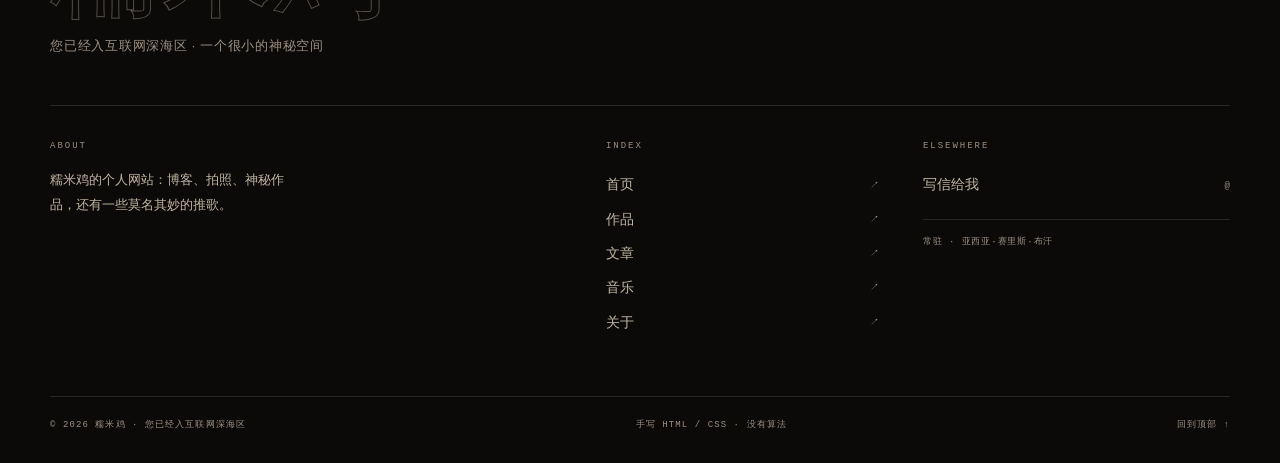
<file: works.html>
<!DOCTYPE html>
<html lang="zh-CN">
<head>
  <meta charset="UTF-8">
  <meta name="viewport" content="width=device-width, initial-scale=1">
  <title>作品 — 糯米鸡</title>
  <meta name="description" content="糯米鸡的作品档案：电台、海报、摄影、网页和文字。">
  <meta name="theme-color" content="#0b0a09">
  <meta name="color-scheme" content="dark">
  <meta property="og:type" content="website">
  <meta property="og:title" content="作品 — 糯米鸡">
  <meta property="og:description" content="做过的、没做完的、以及一些不打算解释的。">
  <meta property="og:image" content="assets/img/og.jpg">
  <link rel="icon" href="favicon.svg" type="image/svg+xml">
  <link rel="stylesheet" href="assets/css/style.css">
</head>
<body id="top" data-page="works" data-root="">

  <a class="skip-link" href="#main">跳到主要内容</a>
  <div data-site-header></div>

  <main id="main">
    <header class="page-head">
      <div class="wrap">
        <p class="eyebrow">Archive · 2024—2026</p>
        <h1>作品<span class="dot">.</span></h1>
        <p class="page-lede">
          做过的、没做完的，以及一些不打算解释的。<br>
          点开任意一张，能看见多一点。
        </p>
        <div class="page-meta">
          <span>6 件</span>
          <span>声音 / 视觉 / 摄影 / 网页 / 文字</span>
          <span>持续增加中</span>
        </div>
      </div>
    </header>

    <section class="section" aria-label="作品列表">
      <div class="wrap">
        <div class="filters" data-filters role="group" aria-label="按类型筛选作品"></div>
        <div class="works-grid" data-works-grid></div>
        <p class="empty" data-empty hidden>这个分类还没有作品，换一个看看。</p>
      </div>
    </section>
  </main>

  <div data-site-footer></div>

  <script src="assets/js/data.js"></script>
  <script src="assets/js/site.js"></script>
  <script src="assets/js/player.js"></script>
</body>
</html>
</file>
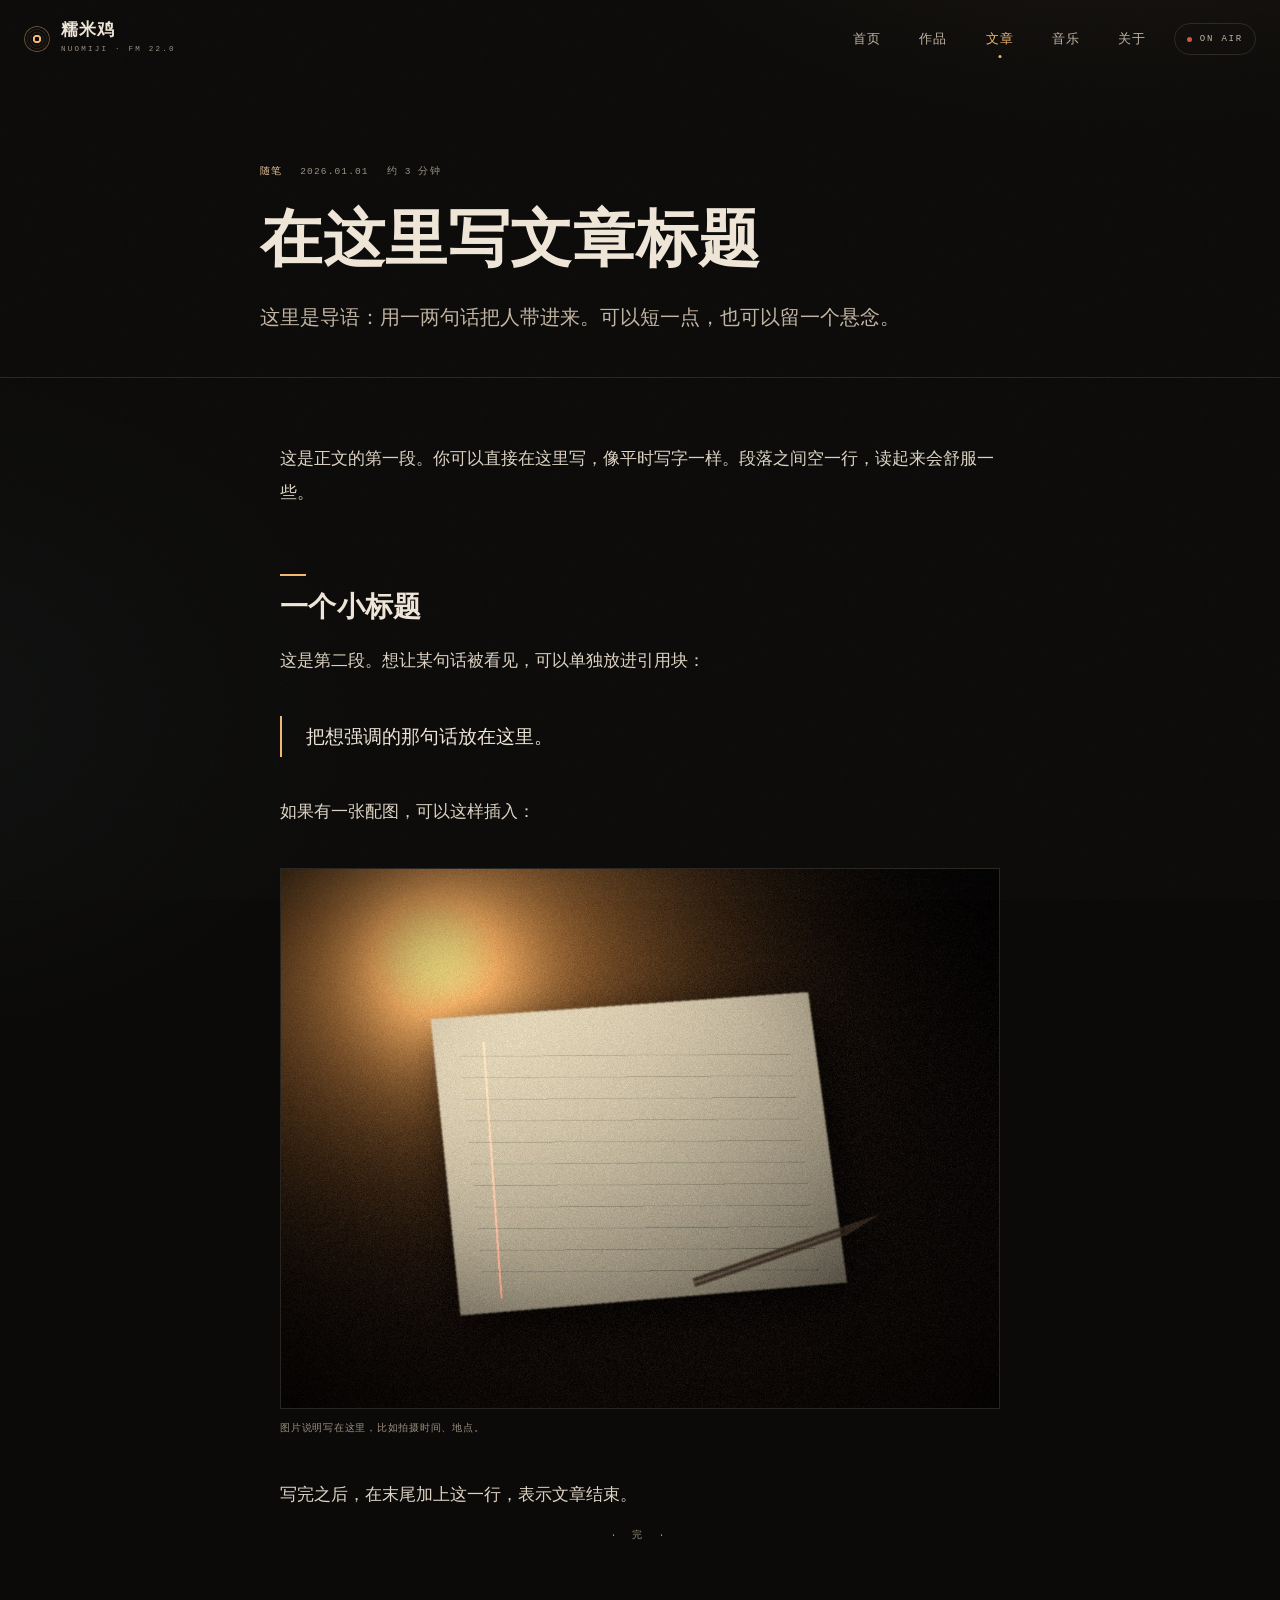
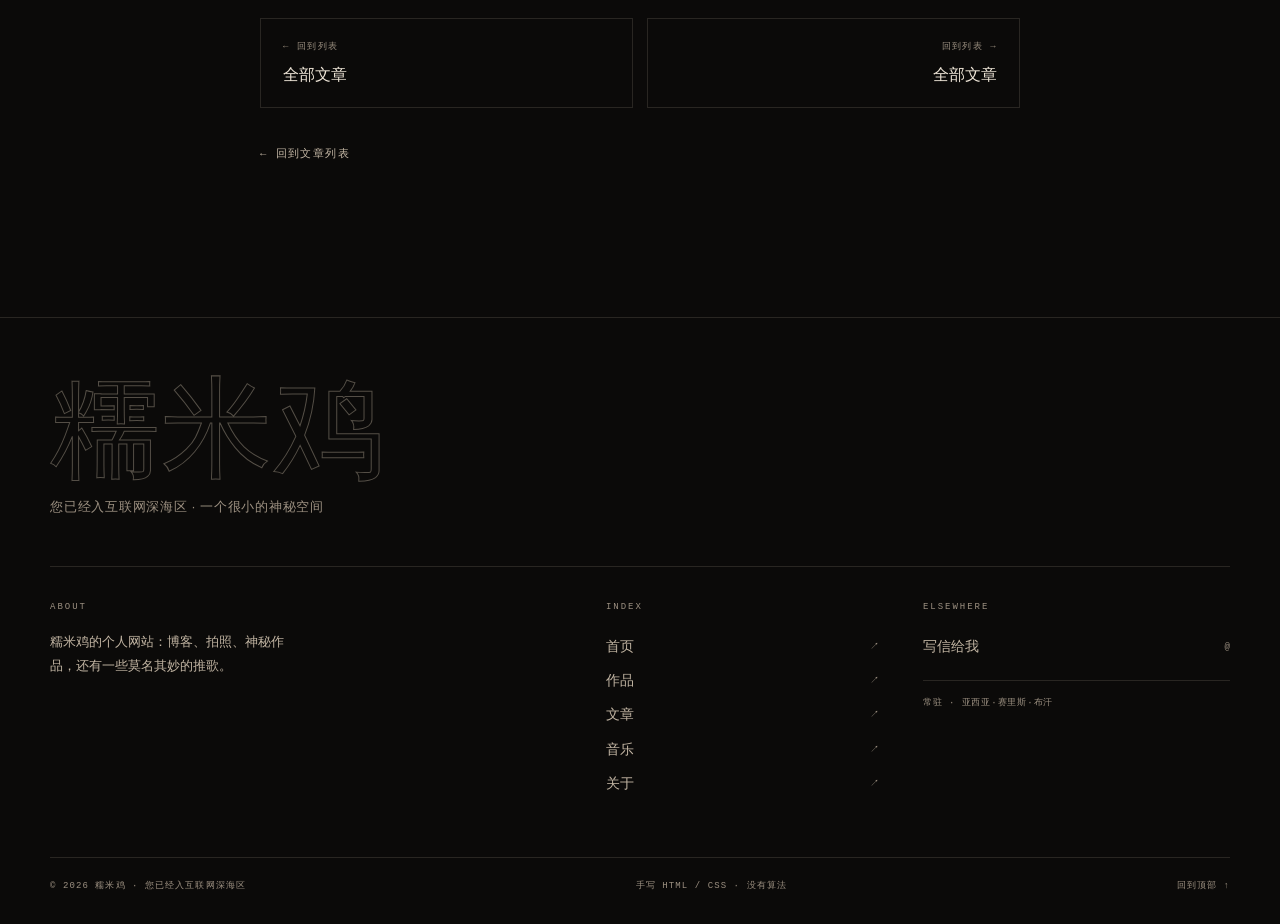
<file: posts/_template.html>
<!DOCTYPE html>
<html lang="zh-CN">
<head>
  <meta charset="UTF-8">
  <meta name="viewport" content="width=device-width, initial-scale=1">
  <title>文章标题 — 糯米鸡</title>
  <meta name="description" content="一句话概括这篇文章。">
  <meta name="theme-color" content="#0b0a09">
  <meta name="color-scheme" content="dark">
  <meta property="og:type" content="article">
  <meta property="og:title" content="文章标题 — 糯米鸡">
  <meta property="og:image" content="../assets/img/og.jpg">
  <link rel="icon" href="../favicon.svg" type="image/svg+xml">
  <link rel="stylesheet" href="../assets/css/style.css">
</head>
<body id="top" data-page="blog" data-root="../">

  <!--
    ============================================================
    新文章模板 · 使用步骤
    ------------------------------------------------------------
    1. 复制这个文件，改成一个英文短名，例如 my-new-post.html
    2. 修改下面的标题、日期、标签、导语和正文
    3. 打开 assets/js/data.js，在 POSTS 数组最上面加一条记录
    4. 保存，刷新 blog.html，文章就会出现在列表里

    常用格式：
    <h2>小标题</h2>
    <p>正文段落</p>
    <blockquote>引用或想强调的话</blockquote>
    <figure>
      <img src="../assets/img/你的图片.jpg" alt="图片描述">
      <figcaption>图片说明</figcaption>
    </figure>
    ============================================================
  -->

  <a class="skip-link" href="#main">跳到主要内容</a>
  <div data-site-header></div>

  <main id="main">
    <article>
      <header class="article-head">
        <div class="wrap">
          <div class="article-meta">
            <span class="tag">随笔</span>
            <span>2026.01.01</span>
            <span>约 3 分钟</span>
          </div>
          <h1 class="article-title">在这里写文章标题</h1>
          <p class="article-lede">
            这里是导语：用一两句话把人带进来。可以短一点，也可以留一个悬念。
          </p>
        </div>
      </header>

      <div class="article-body">
        <p>这是正文的第一段。你可以直接在这里写，像平时写字一样。段落之间空一行，读起来会舒服一些。</p>

        <h2>一个小标题</h2>
        <p>这是第二段。想让某句话被看见，可以单独放进引用块：</p>

        <blockquote>
          把想强调的那句话放在这里。
        </blockquote>

        <p>如果有一张配图，可以这样插入：</p>

        <figure>
          <img src="../assets/img/desk.jpg" alt="图片内容描述，方便看不见图片的人" loading="lazy">
          <figcaption>图片说明写在这里，比如拍摄时间、地点。</figcaption>
        </figure>

        <p>写完之后，在末尾加上这一行，表示文章结束。</p>

        <p class="article-end">· 完 ·</p>
      </div>
    </article>

    <nav class="article-nav" aria-label="文章导航">
      <a href="../blog.html">
        <span>← 回到列表</span>
        <strong>全部文章</strong>
      </a>
      <a class="next" href="../blog.html">
        <span>回到列表 →</span>
        <strong>全部文章</strong>
      </a>
    </nav>
    <p class="article-back"><a class="link-arrow" href="../blog.html">← 回到文章列表</a></p>
  </main>

  <div data-site-footer></div>

  <script src="../assets/js/data.js"></script>
  <script src="../assets/js/site.js"></script>
  <script src="../assets/js/player.js"></script>
</body>
</html>
</file>
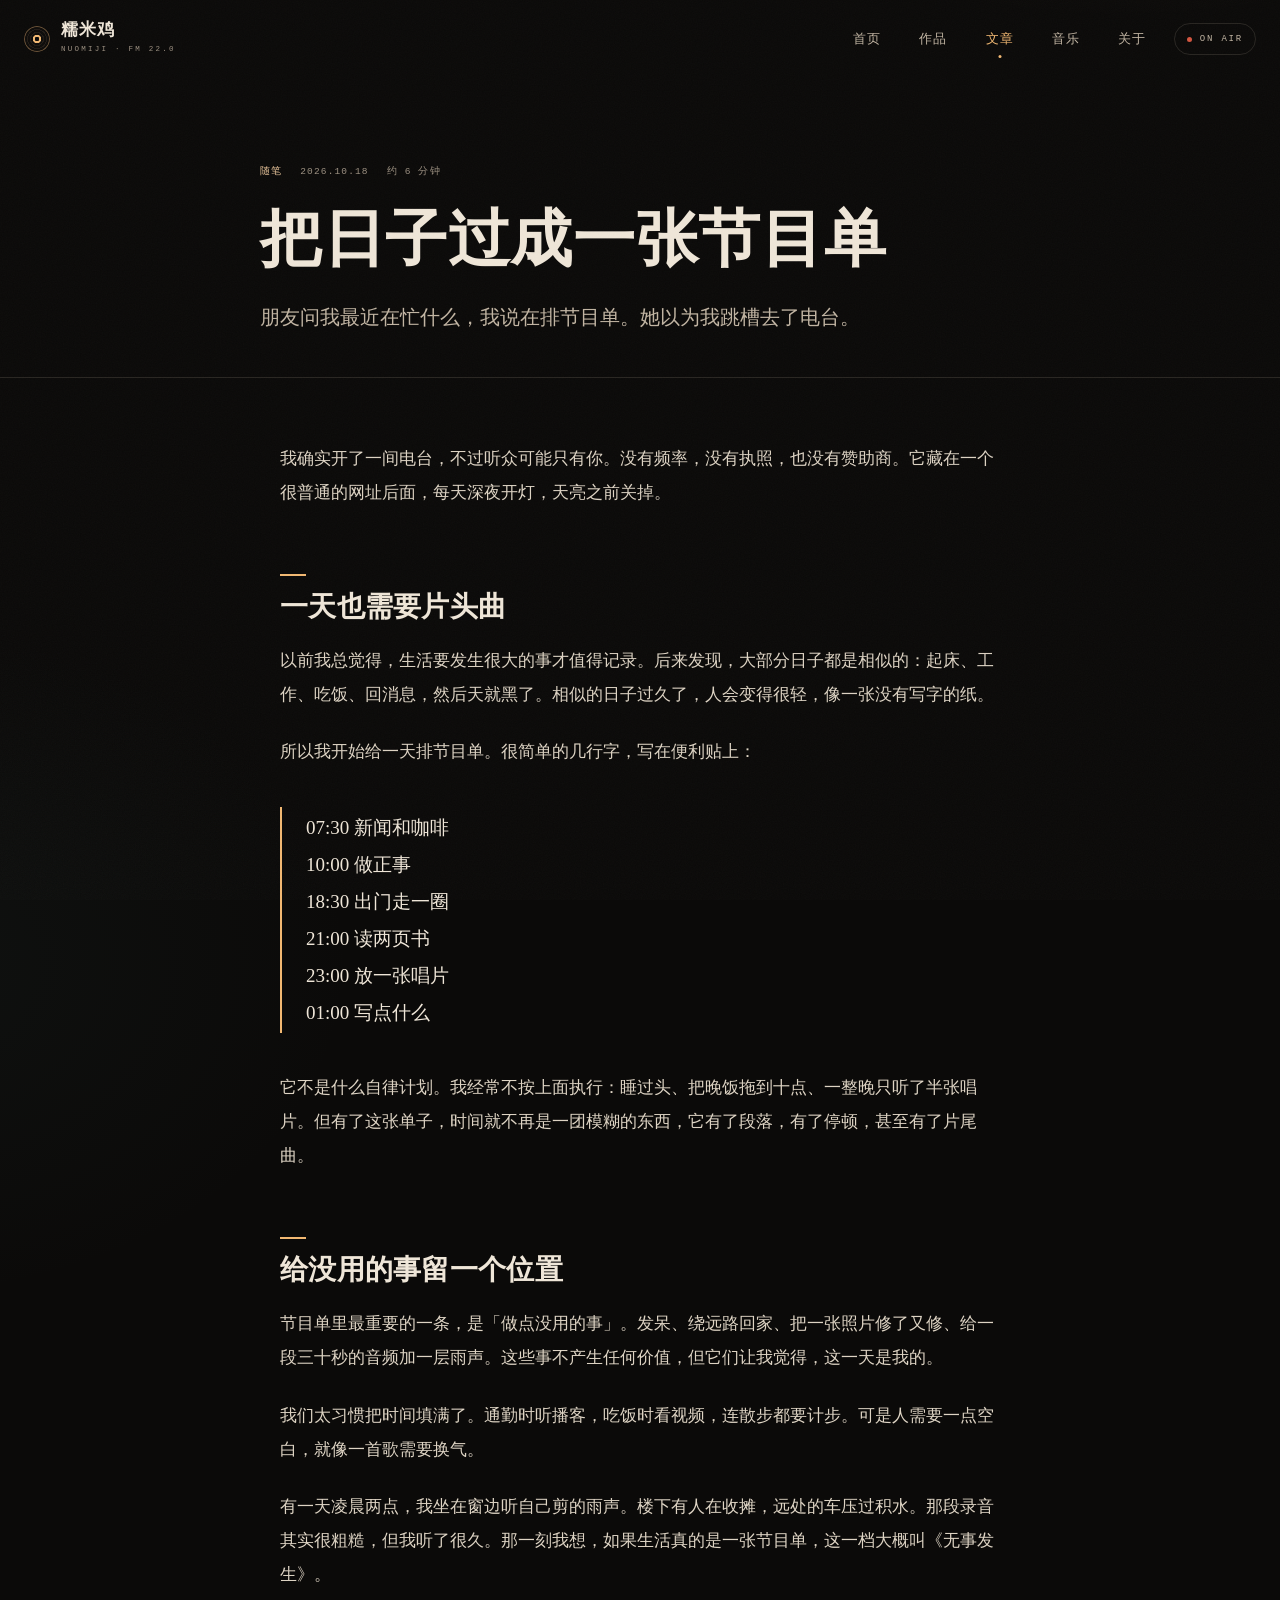
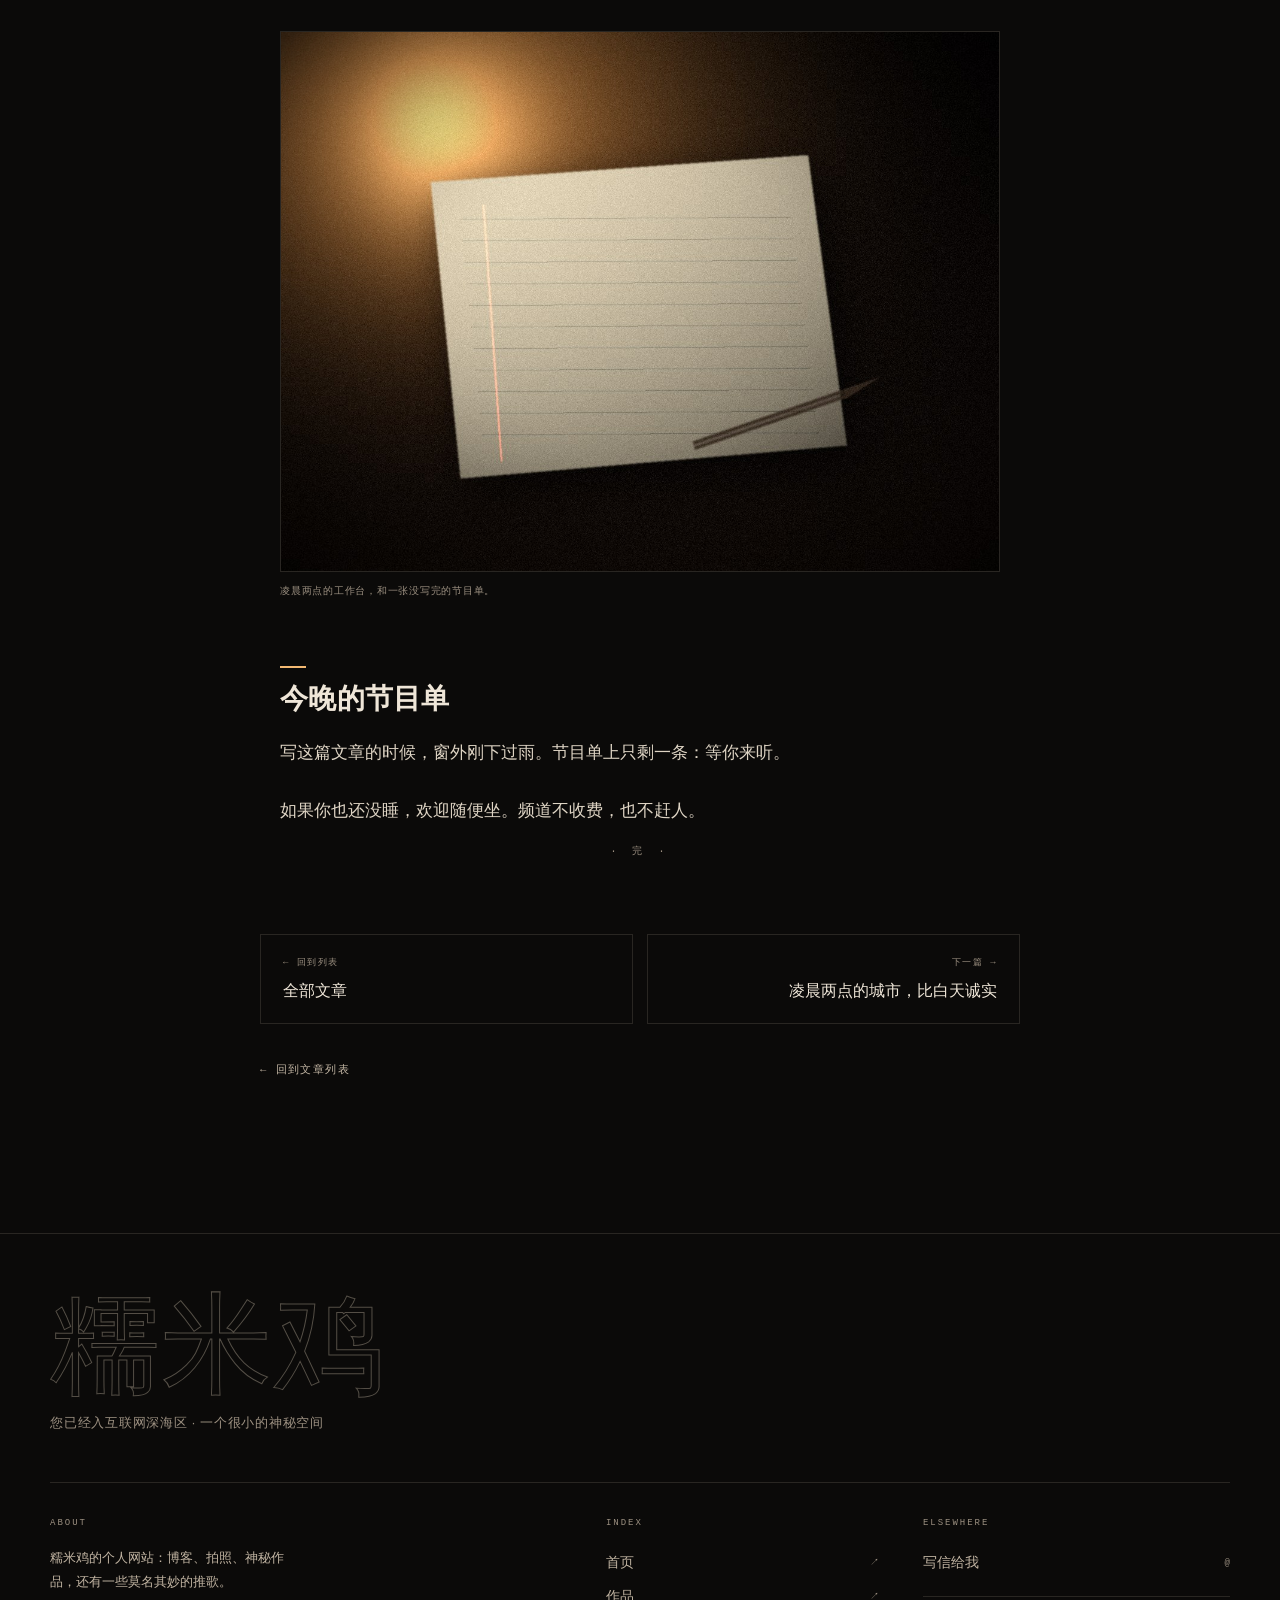
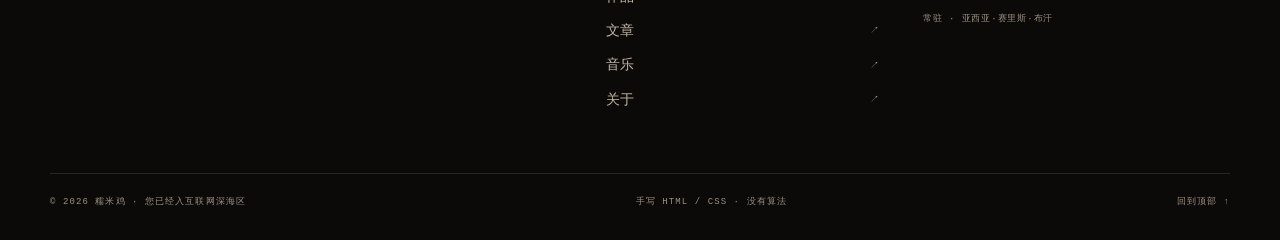
<file: posts/a-programme-for-days.html>
<!DOCTYPE html>
<html lang="zh-CN">
<head>
  <meta charset="UTF-8">
  <meta name="viewport" content="width=device-width, initial-scale=1">
  <title>把日子过成一张节目单 — 糯米鸡</title>
  <meta name="description" content="我不太会规划人生，但很擅长给一天排一张节目单。">
  <meta name="theme-color" content="#0b0a09">
  <meta name="color-scheme" content="dark">
  <meta property="og:type" content="article">
  <meta property="og:title" content="把日子过成一张节目单 — 糯米鸡">
  <meta property="og:image" content="../assets/img/og.jpg">
  <link rel="icon" href="../favicon.svg" type="image/svg+xml">
  <link rel="stylesheet" href="../assets/css/style.css">
</head>
<body id="top" data-page="blog" data-root="../">

  <a class="skip-link" href="#main">跳到主要内容</a>
  <div data-site-header></div>

  <main id="main">
    <article>
      <header class="article-head">
        <div class="wrap">
          <div class="article-meta">
            <span class="tag">随笔</span>
            <span>2026.10.18</span>
            <span>约 6 分钟</span>
          </div>
          <h1 class="article-title">把日子过成一张节目单</h1>
          <p class="article-lede">
            朋友问我最近在忙什么，我说在排节目单。她以为我跳槽去了电台。
          </p>
        </div>
      </header>

      <div class="article-body">
        <p>我确实开了一间电台，不过听众可能只有你。没有频率，没有执照，也没有赞助商。它藏在一个很普通的网址后面，每天深夜开灯，天亮之前关掉。</p>

        <h2>一天也需要片头曲</h2>
        <p>以前我总觉得，生活要发生很大的事才值得记录。后来发现，大部分日子都是相似的：起床、工作、吃饭、回消息，然后天就黑了。相似的日子过久了，人会变得很轻，像一张没有写字的纸。</p>
        <p>所以我开始给一天排节目单。很简单的几行字，写在便利贴上：</p>

        <blockquote>
          07:30 新闻和咖啡<br>
          10:00 做正事<br>
          18:30 出门走一圈<br>
          21:00 读两页书<br>
          23:00 放一张唱片<br>
          01:00 写点什么
        </blockquote>

        <p>它不是什么自律计划。我经常不按上面执行：睡过头、把晚饭拖到十点、一整晚只听了半张唱片。但有了这张单子，时间就不再是一团模糊的东西，它有了段落，有了停顿，甚至有了片尾曲。</p>

        <h2>给没用的事留一个位置</h2>
        <p>节目单里最重要的一条，是「做点没用的事」。发呆、绕远路回家、把一张照片修了又修、给一段三十秒的音频加一层雨声。这些事不产生任何价值，但它们让我觉得，这一天是我的。</p>
        <p>我们太习惯把时间填满了。通勤时听播客，吃饭时看视频，连散步都要计步。可是人需要一点空白，就像一首歌需要换气。</p>
        <p>有一天凌晨两点，我坐在窗边听自己剪的雨声。楼下有人在收摊，远处的车压过积水。那段录音其实很粗糙，但我听了很久。那一刻我想，如果生活真的是一张节目单，这一档大概叫《无事发生》。</p>

        <figure>
          <img src="../assets/img/desk.jpg" alt="凌晨两点，亮着台灯的书桌" width="1200" height="900" loading="lazy">
          <figcaption>凌晨两点的工作台，和一张没写完的节目单。</figcaption>
        </figure>

        <h2>今晚的节目单</h2>
        <p>写这篇文章的时候，窗外刚下过雨。节目单上只剩一条：等你来听。</p>
        <p>如果你也还没睡，欢迎随便坐。频道不收费，也不赶人。</p>

        <p class="article-end">· 完 ·</p>
      </div>
    </article>

    <nav class="article-nav" aria-label="文章导航">
      <a href="../blog.html">
        <span>← 回到列表</span>
        <strong>全部文章</strong>
      </a>
      <a class="next" href="the-city-at-2am.html">
        <span>下一篇 →</span>
        <strong>凌晨两点的城市，比白天诚实</strong>
      </a>
    </nav>
    <p class="article-back"><a class="link-arrow" href="../blog.html">← 回到文章列表</a></p>
  </main>

  <div data-site-footer></div>

  <script src="../assets/js/data.js"></script>
  <script src="../assets/js/site.js"></script>
  <script src="../assets/js/player.js"></script>
</body>
</html>
</file>
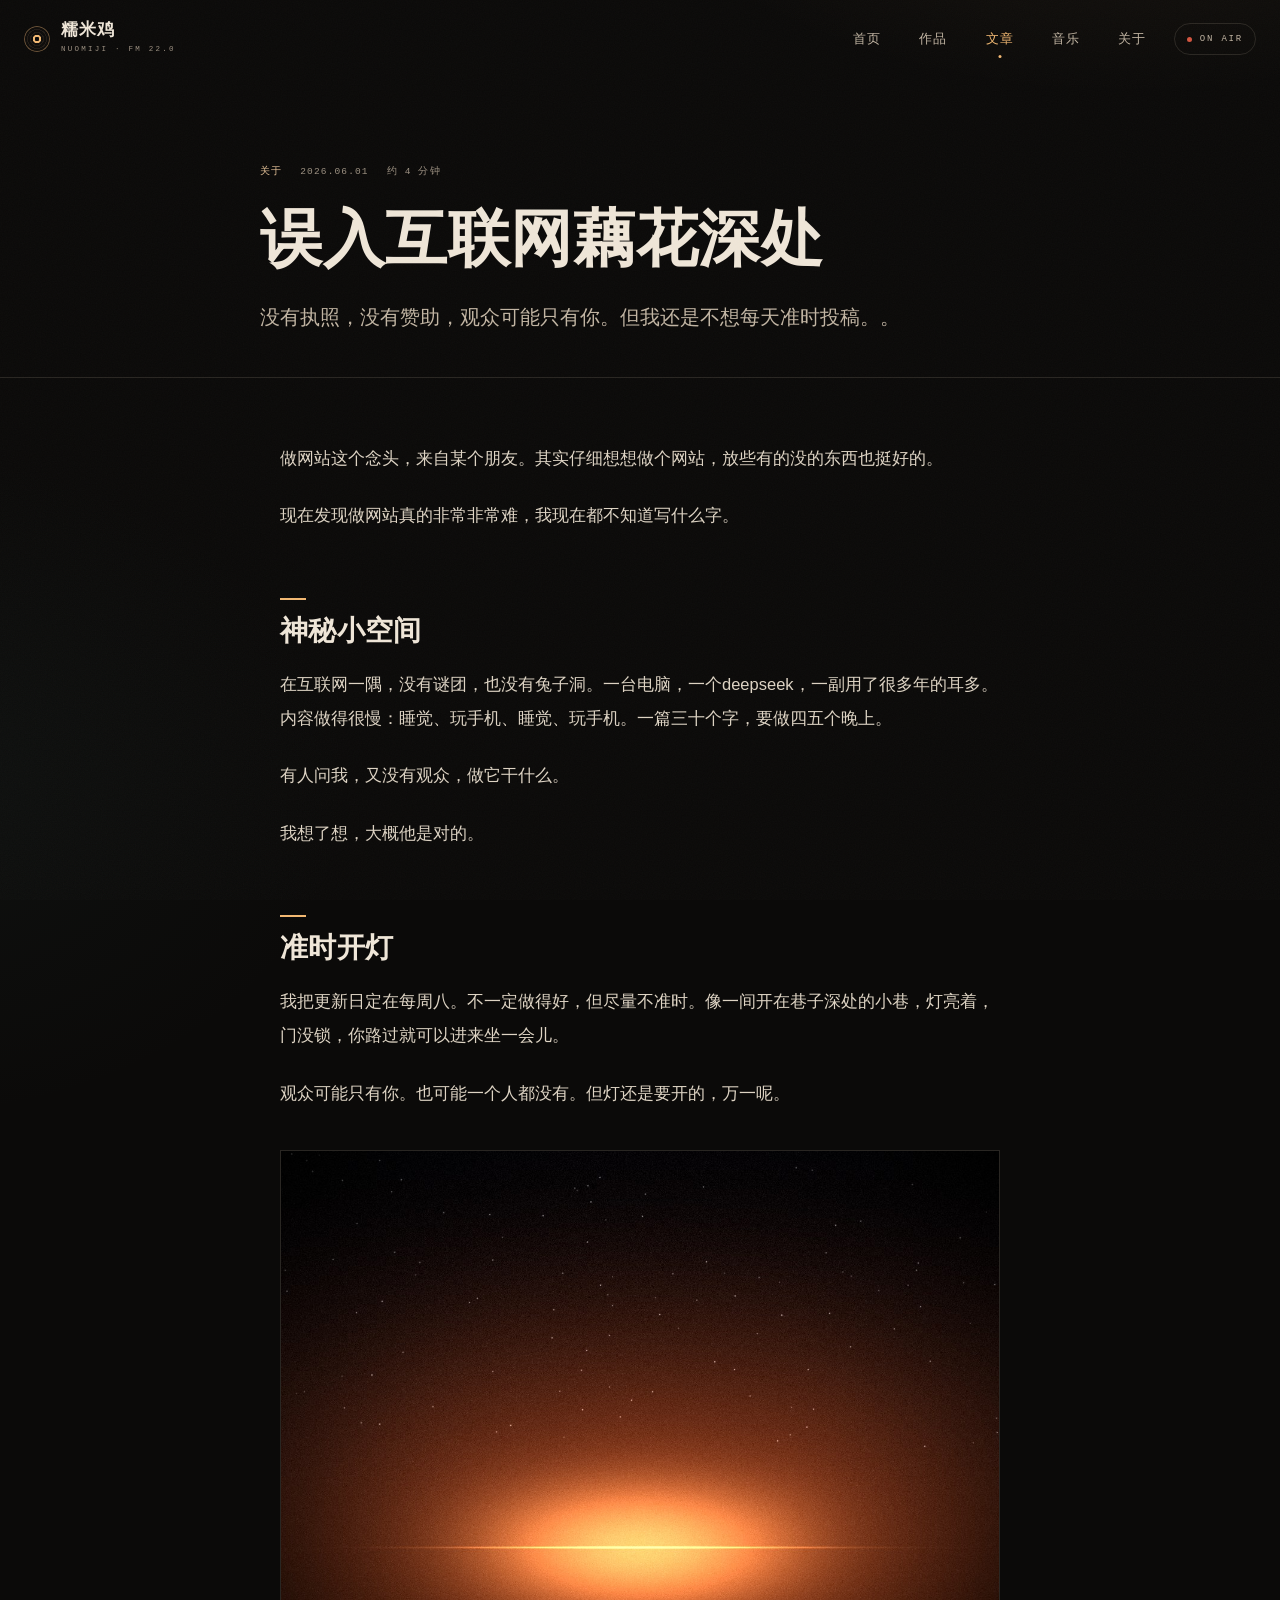
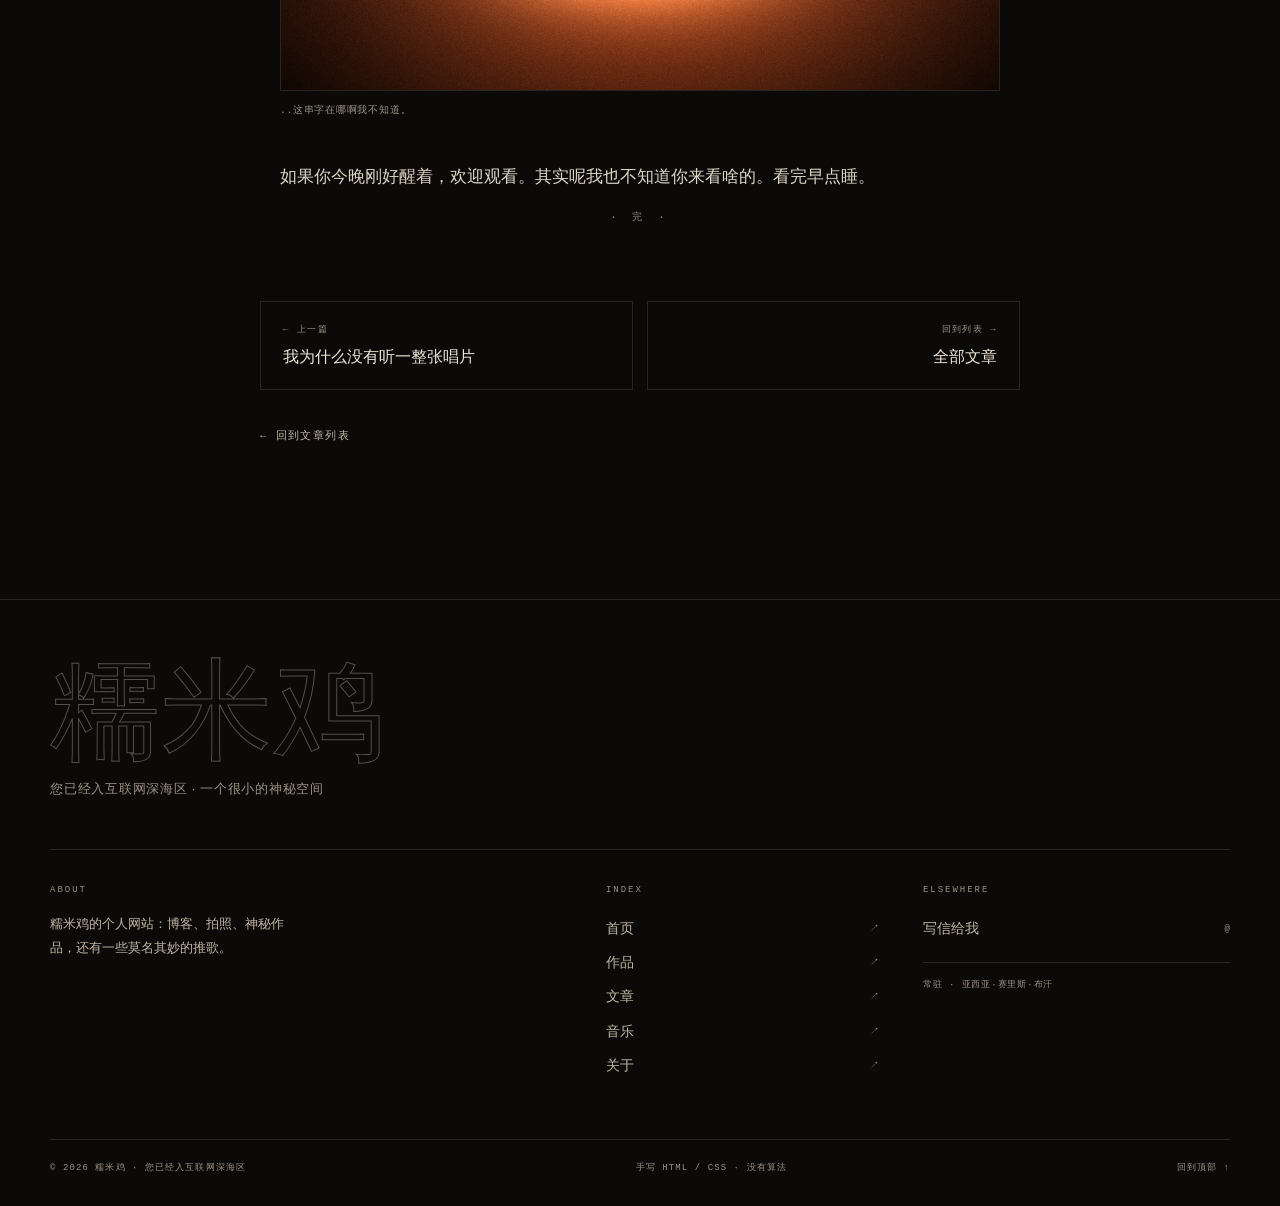
<file: posts/a-small-radio-station.html>
<!DOCTYPE html>
<html lang="zh-CN">
<head>
  <meta charset="UTF-8">
  <meta name="viewport" content="width=device-width, initial-scale=1">
  <title>什么都放这里的神秘小空间 — 糯米鸡</title>
  <meta name="description" content="没有执照，没有赞助，观众可能只有你。但我还是不想每天准时投稿。">
  <meta name="theme-color" content="#0b0a09">
  <meta name="color-scheme" content="dark">
  <meta property="og:type" content="article">
  <meta property="og:title" content="神秘小空间 — 糯米鸡">
  <meta property="og:image" content="../assets/img/work-night.jpg">
  <link rel="icon" href="../favicon.svg" type="image/svg+xml">
  <link rel="stylesheet" href="../assets/css/style.css">
</head>
<body id="top" data-page="blog" data-root="../">

  <a class="skip-link" href="#main">跳到主要内容</a>
  <div data-site-header></div>

  <main id="main">
    <article>
      <header class="article-head">
        <div class="wrap">
          <div class="article-meta">
            <span class="tag">关于</span>
            <span>2026.06.01</span>
            <span>约 4 分钟</span>
          </div>
          <h1 class="article-title">误入互联网藕花深处</h1>
          <p class="article-lede">
            没有执照，没有赞助，观众可能只有你。但我还是不想每天准时投稿。。
          </p>
        </div>
      </header>

      <div class="article-body">
        <p>做网站这个念头，来自某个朋友。其实仔细想想做个网站，放些有的没的东西也挺好的。</p>
        <p>现在发现做网站真的非常非常难，我现在都不知道写什么字。</p>

        <h2>神秘小空间</h2>
        <p>在互联网一隅，没有谜团，也没有兔子洞。一台电脑，一个deepseek，一副用了很多年的耳多。内容做得很慢：睡觉、玩手机、睡觉、玩手机。一篇三十个字，要做四五个晚上。</p>
        <p>有人问我，又没有观众，做它干什么。</p>
        <p>我想了想，大概他是对的。</p>

        <h2>准时开灯</h2>
        <p>我把更新日定在每周八。不一定做得好，但尽量不准时。像一间开在巷子深处的小巷，灯亮着，门没锁，你路过就可以进来坐一会儿。</p>
        <p>观众可能只有你。也可能一个人都没有。但灯还是要开的，万一呢。</p>

        <figure>
          <img src="../assets/img/work-night.jpg" alt="深夜窗外发暗的天空" width="1200" height="900" loading="lazy">
          <figcaption>..这串字在哪啊我不知道。</figcaption>
        </figure>

        <p>如果你今晚刚好醒着，欢迎观看。其实呢我也不知道你来看啥的。看完早点睡。</p>

        <p class="article-end">· 完 ·</p>
      </div>
    </article>

    <nav class="article-nav" aria-label="文章导航">
      <a href="still-playing-records.html">
        <span>← 上一篇</span>
        <strong>我为什么没有听一整张唱片</strong>
      </a>
      <a class="next" href="../blog.html">
        <span>回到列表 →</span>
        <strong>全部文章</strong>
      </a>
    </nav>
    <p class="article-back"><a class="link-arrow" href="../blog.html">← 回到文章列表</a></p>
  </main>

  <div data-site-footer></div>

  <script src="../assets/js/data.js"></script>
  <script src="../assets/js/site.js"></script>
  <script src="../assets/js/player.js"></script>
</body>
</html>
</file>
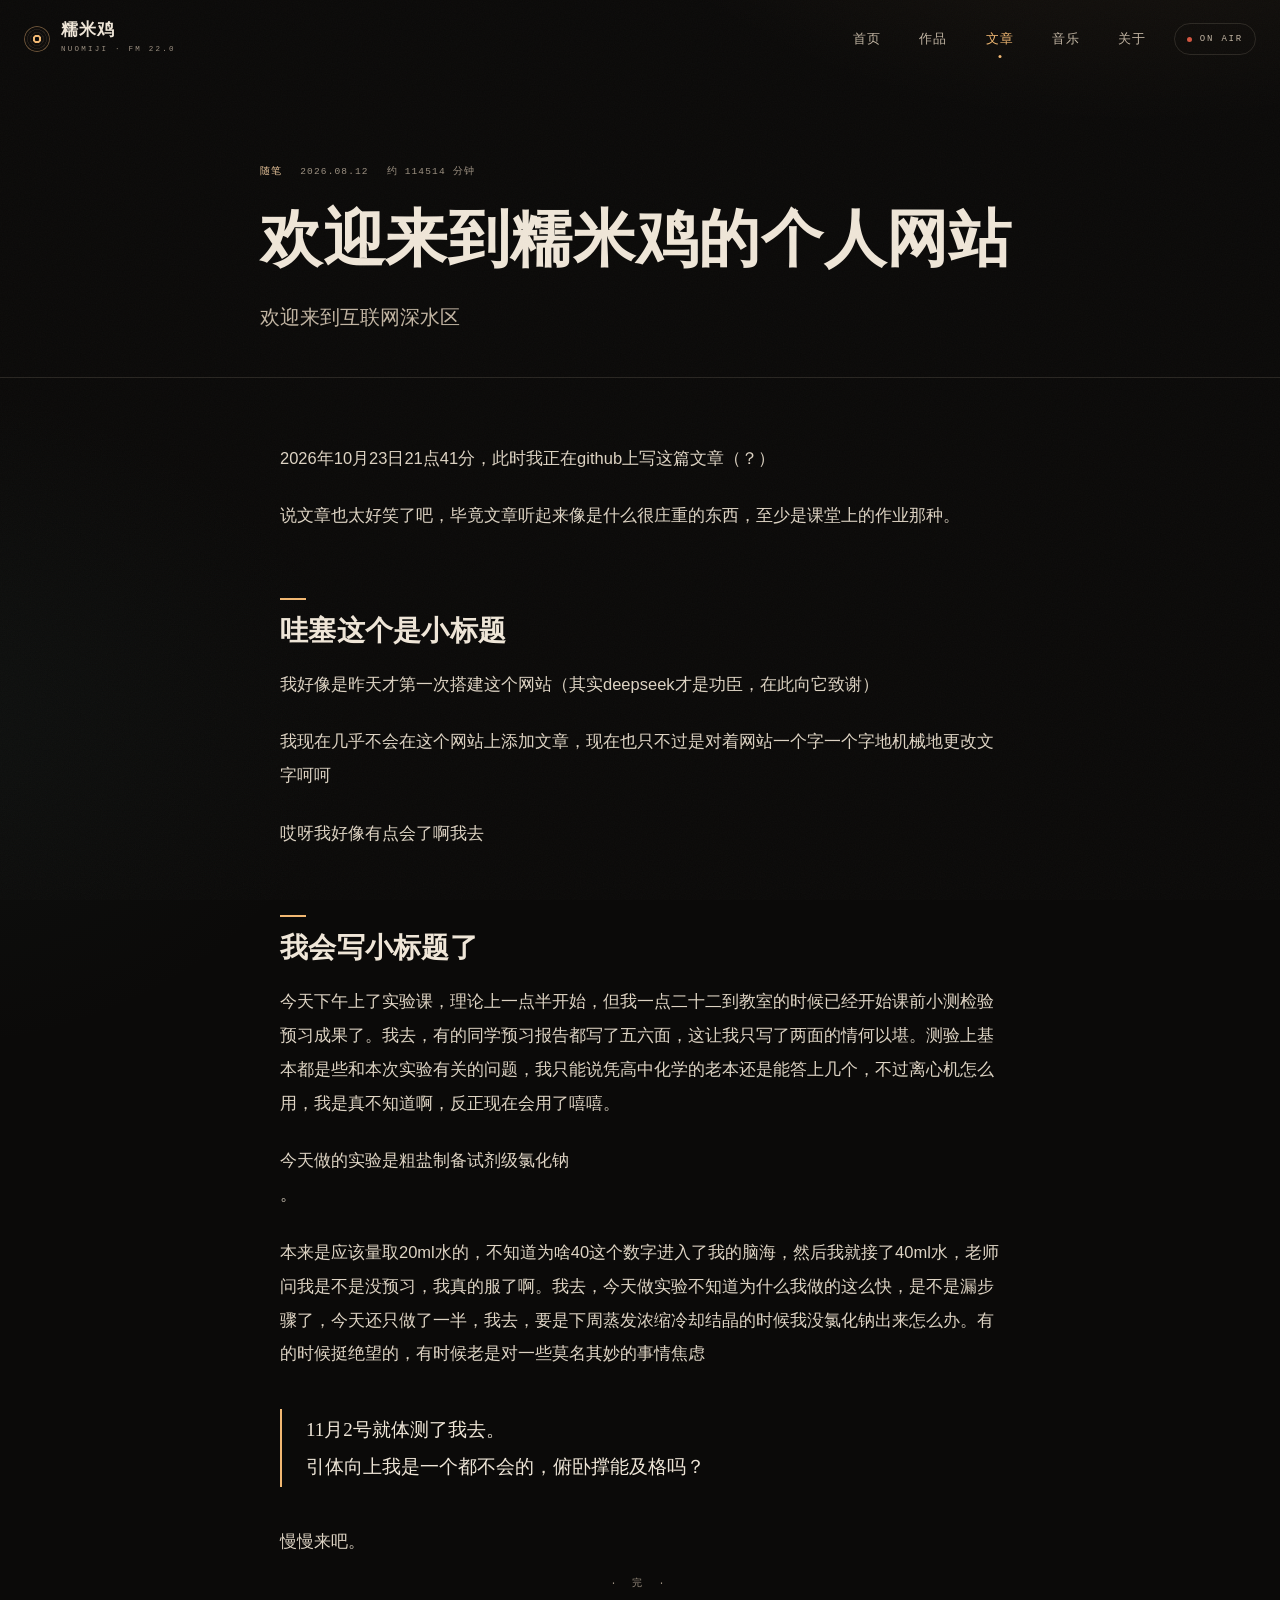
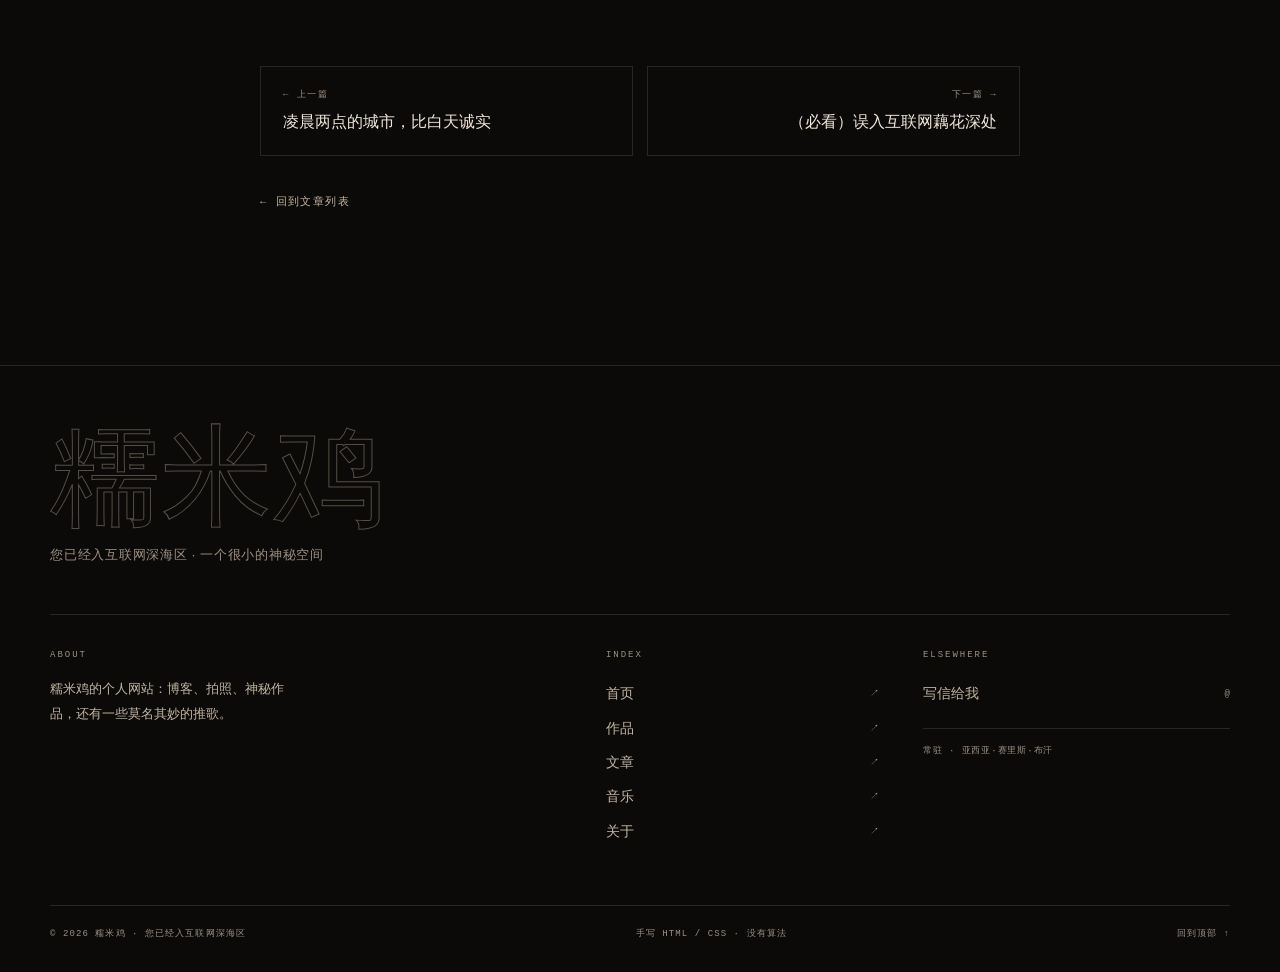
<file: posts/still-playing-records.html>
<!DOCTYPE html>
<html lang="zh-CN">
<head>
  <meta charset="UTF-8">
  <meta name="viewport" content="width=device-width, initial-scale=1">
  <title>欢迎来到糯米鸡的个人网站 — 糯米鸡</title>
  <meta name="description" content="这下真来到互联网深水区了（笑。">
  <meta name="theme-color" content="#0b0a09">
  <meta name="color-scheme" content="dark">
  <meta property="og:type" content="article">
  <meta property="og:title" content="欢迎来到糯米鸡的个人网站 — 糯米鸡">
  <meta property="og:image" content="../assets/img/track-night.jpg">
  <link rel="icon" href="../favicon.svg" type="image/svg+xml">
  <link rel="stylesheet" href="../assets/css/style.css">
</head>
<body id="top" data-page="blog" data-root="../">

  <a class="skip-link" href="#main">跳到主要内容</a>
  <div data-site-header></div>

  <main id="main">
    <article>
      <header class="article-head">
        <div class="wrap">
          <div class="article-meta">
            <span class="tag">随笔</span>
            <span>2026.08.12</span>
            <span>约 114514 分钟</span>
          </div>
          <h1 class="article-title">欢迎来到糯米鸡的个人网站</h1>
          <p class="article-lede">
            欢迎来到互联网深水区
          </p>
        </div>
      </header>

      <div class="article-body">
        <p>2026年10月23日21点41分，此时我正在github上写这篇文章（？）</p>
        <p>说文章也太好笑了吧，毕竟文章听起来像是什么很庄重的东西，至少是课堂上的作业那种。</p>

        <h2>哇塞这个是小标题</h2>
        <p>我好像是昨天才第一次搭建这个网站（其实deepseek才是功臣，在此向它致谢）</p>
        <p>我现在几乎不会在这个网站上添加文章，现在也只不过是对着网站一个字一个字地机械地更改文字呵呵</p>
        <p>哎呀我好像有点会了啊我去</p>

        <h2>我会写小标题了</h2>
        <p>今天下午上了实验课，理论上一点半开始，但我一点二十二到教室的时候已经开始课前小测检验预习成果了。我去，有的同学预习报告都写了五六面，这让我只写了两面的情何以堪。测验上基本都是些和本次实验有关的问题，我只能说凭高中化学的老本还是能答上几个，不过离心机怎么用，我是真不知道啊，反正现在会用了嘻嘻。</p>
        <p>今天做的实验是粗盐制备试剂级氯化钠</p>。</p>
        <p>本来是应该量取20ml水的，不知道为啥40这个数字进入了我的脑海，然后我就接了40ml水，老师问我是不是没预习，我真的服了啊。我去，今天做实验不知道为什么我做的这么快，是不是漏步骤了，今天还只做了一半，我去，要是下周蒸发浓缩冷却结晶的时候我没氯化钠出来怎么办。有的时候挺绝望的，有时候老是对一些莫名其妙的事情焦虑</p>

        <blockquote>
          11月2号就体测了我去。<br>
          引体向上我是一个都不会的，俯卧撑能及格吗？
        </blockquote>

        <p>慢慢来吧。</p>

        <p class="article-end">· 完 ·</p>
      </div>
    </article>

    <nav class="article-nav" aria-label="文章导航">
      <a href="the-city-at-2am.html">
        <span>← 上一篇</span>
        <strong>凌晨两点的城市，比白天诚实</strong>
      </a>
      <a class="next" href="a-small-radio-station.html">
        <span>下一篇 →</span>
        <strong>（必看）误入互联网藕花深处</strong>
      </a>
    </nav>
    <p class="article-back"><a class="link-arrow" href="../blog.html">← 回到文章列表</a></p>
  </main>

  <div data-site-footer></div>

  <script src="../assets/js/data.js"></script>
  <script src="../assets/js/site.js"></script>
  <script src="../assets/js/player.js"></script>
</body>
</html>
</file>
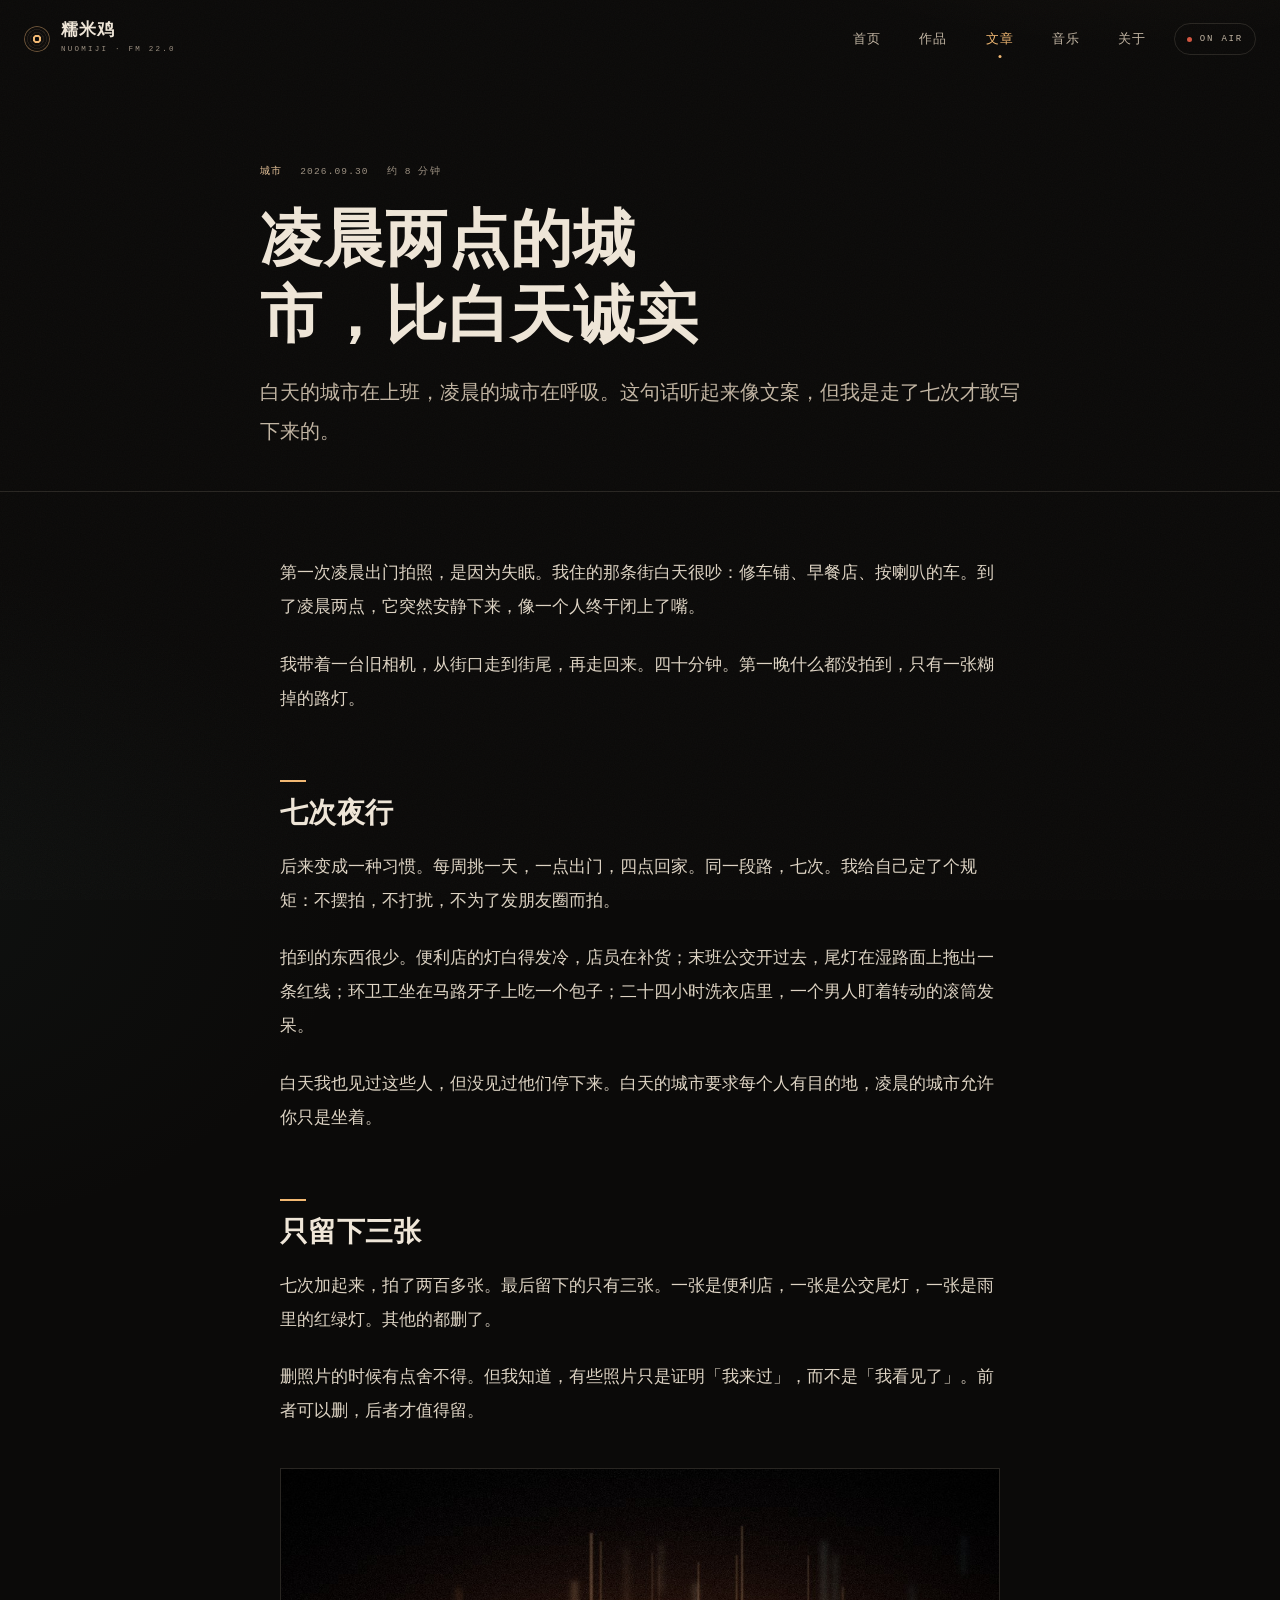
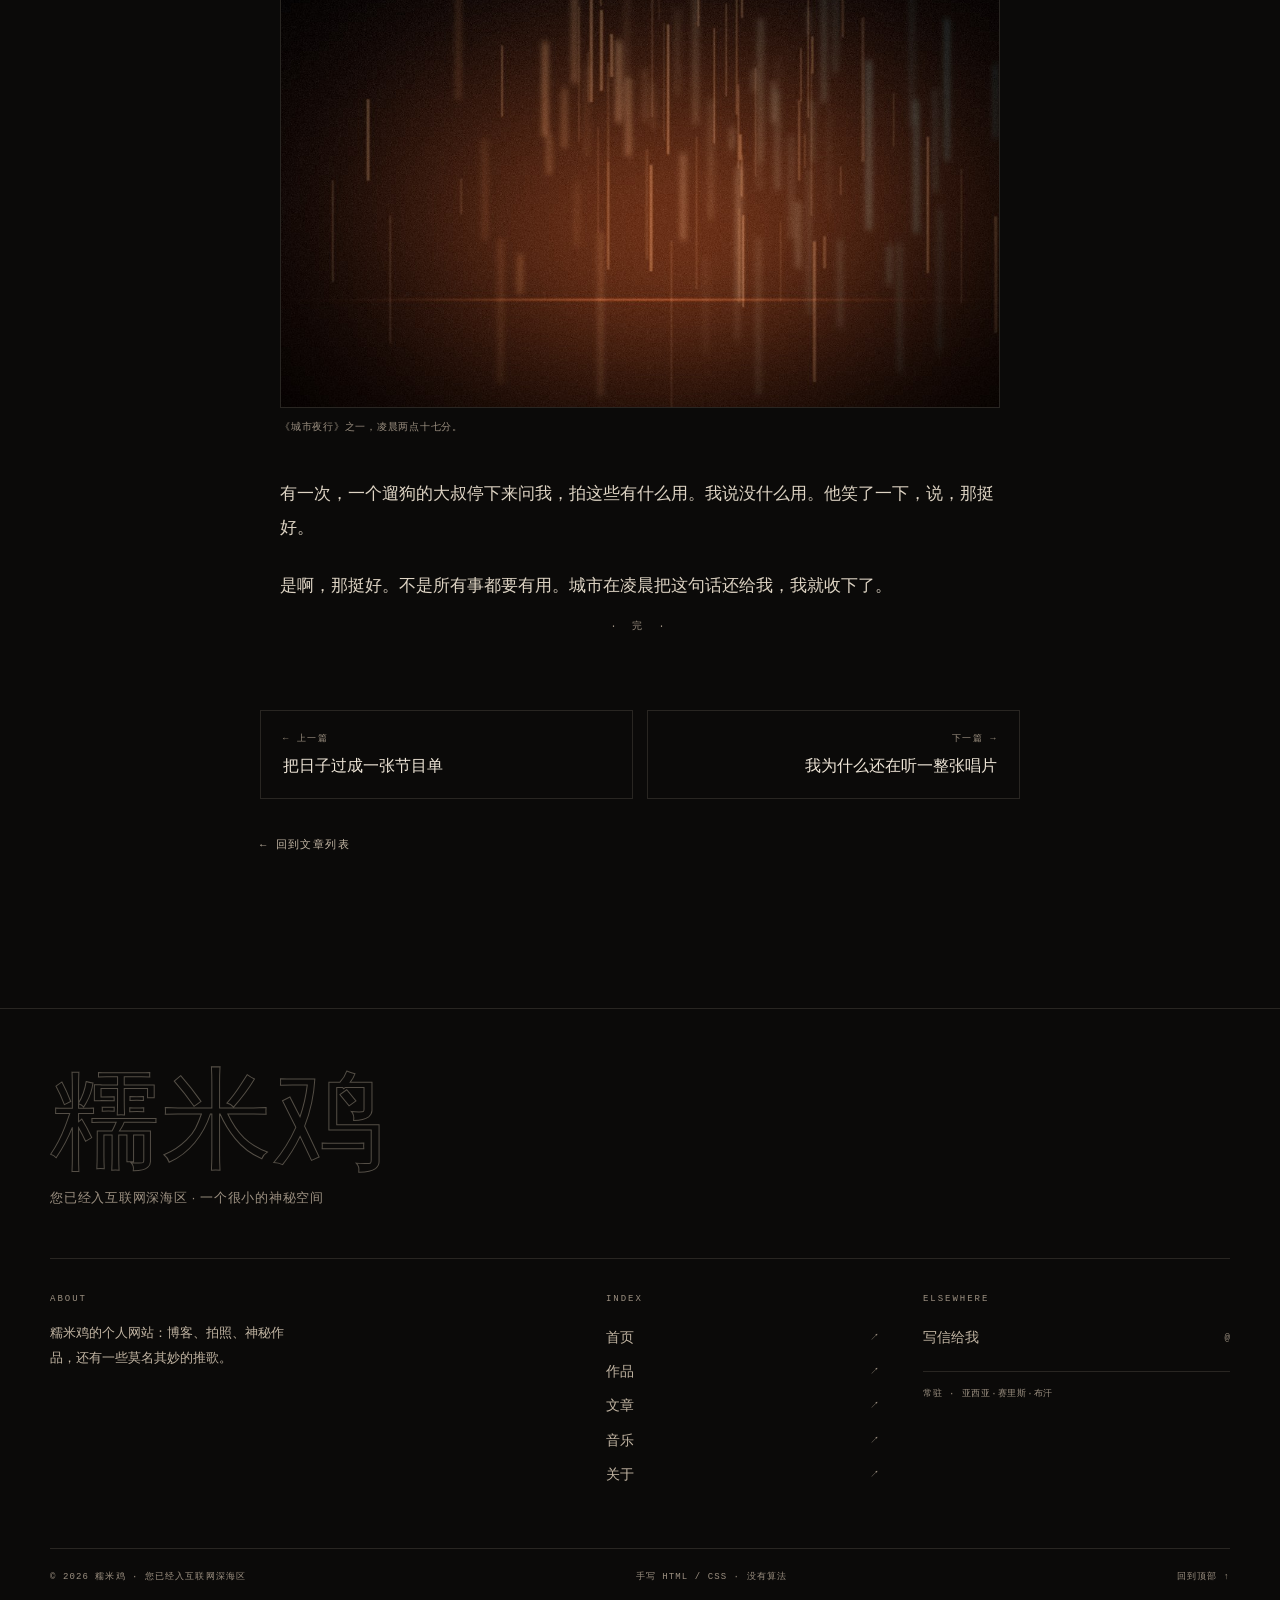
<file: posts/the-city-at-2am.html>
<!DOCTYPE html>
<html lang="zh-CN">
<head>
  <meta charset="UTF-8">
  <meta name="viewport" content="width=device-width, initial-scale=1">
  <title>凌晨两点的城市，比白天诚实 — 糯米鸡</title>
  <meta name="description" content="白天的城市在上班，凌晨的城市在呼吸。我带着相机走了七次同一条街。">
  <meta name="theme-color" content="#0b0a09">
  <meta name="color-scheme" content="dark">
  <meta property="og:type" content="article">
  <meta property="og:title" content="凌晨两点的城市，比白天诚实 — 糯米鸡">
  <meta property="og:image" content="../assets/img/work-city.jpg">
  <link rel="icon" href="../favicon.svg" type="image/svg+xml">
  <link rel="stylesheet" href="../assets/css/style.css">
</head>
<body id="top" data-page="blog" data-root="../">

  <a class="skip-link" href="#main">跳到主要内容</a>
  <div data-site-header></div>

  <main id="main">
    <article>
      <header class="article-head">
        <div class="wrap">
          <div class="article-meta">
            <span class="tag">城市</span>
            <span>2026.09.30</span>
            <span>约 8 分钟</span>
          </div>
          <h1 class="article-title">凌晨两点的城市，比白天诚实</h1>
          <p class="article-lede">
            白天的城市在上班，凌晨的城市在呼吸。这句话听起来像文案，但我是走了七次才敢写下来的。
          </p>
        </div>
      </header>

      <div class="article-body">
        <p>第一次凌晨出门拍照，是因为失眠。我住的那条街白天很吵：修车铺、早餐店、按喇叭的车。到了凌晨两点，它突然安静下来，像一个人终于闭上了嘴。</p>
        <p>我带着一台旧相机，从街口走到街尾，再走回来。四十分钟。第一晚什么都没拍到，只有一张糊掉的路灯。</p>

        <h2>七次夜行</h2>
        <p>后来变成一种习惯。每周挑一天，一点出门，四点回家。同一段路，七次。我给自己定了个规矩：不摆拍，不打扰，不为了发朋友圈而拍。</p>
        <p>拍到的东西很少。便利店的灯白得发冷，店员在补货；末班公交开过去，尾灯在湿路面上拖出一条红线；环卫工坐在马路牙子上吃一个包子；二十四小时洗衣店里，一个男人盯着转动的滚筒发呆。</p>
        <p>白天我也见过这些人，但没见过他们停下来。白天的城市要求每个人有目的地，凌晨的城市允许你只是坐着。</p>

        <h2>只留下三张</h2>
        <p>七次加起来，拍了两百多张。最后留下的只有三张。一张是便利店，一张是公交尾灯，一张是雨里的红绿灯。其他的都删了。</p>
        <p>删照片的时候有点舍不得。但我知道，有些照片只是证明「我来过」，而不是「我看见了」。前者可以删，后者才值得留。</p>

        <figure>
          <img src="../assets/img/work-city.jpg" alt="凌晨的城市光轨，暖色与青色交织" width="1200" height="900" loading="lazy">
          <figcaption>《城市夜行》之一，凌晨两点十七分。</figcaption>
        </figure>

        <p>有一次，一个遛狗的大叔停下来问我，拍这些有什么用。我说没什么用。他笑了一下，说，那挺好。</p>
        <p>是啊，那挺好。不是所有事都要有用。城市在凌晨把这句话还给我，我就收下了。</p>

        <p class="article-end">· 完 ·</p>
      </div>
    </article>

    <nav class="article-nav" aria-label="文章导航">
      <a href="a-programme-for-days.html">
        <span>← 上一篇</span>
        <strong>把日子过成一张节目单</strong>
      </a>
      <a class="next" href="still-playing-records.html">
        <span>下一篇 →</span>
        <strong>我为什么还在听一整张唱片</strong>
      </a>
    </nav>
    <p class="article-back"><a class="link-arrow" href="../blog.html">← 回到文章列表</a></p>
  </main>

  <div data-site-footer></div>

  <script src="../assets/js/data.js"></script>
  <script src="../assets/js/site.js"></script>
  <script src="../assets/js/player.js"></script>
</body>
</html>
</file>
<file: assets/css/style.css>
/* =========================================================
   糯米鸡 · 深夜频道
   ---------------------------------------------------------
   想改颜色？看下面 :root 里的变量，改一处全站生效。
   想改字号？大部分用了 clamp()，会随屏幕自动缩放。
   ========================================================= */

:root {
  /* 颜色 */
  --bg: #0b0a09;
  --bg-deep: #080706;
  --panel: #141110;
  --panel-2: #191512;
  --line: rgba(238, 224, 200, 0.13);
  --line-strong: rgba(238, 224, 200, 0.28);
  --text: #efe6d8;
  --text-dim: #c2b5a3;
  --muted: #9c9081;
  --amber: #f2b872;
  --amber-soft: #e8c49a;
  --ember: #d9754a;
  --red: #d4553f;

  /* 字体 */
  --serif: "Noto Serif SC", "Source Han Serif SC", "Songti SC", "STSong", Georgia, serif;
  --sans: "Segoe UI", "Noto Sans SC", "Microsoft YaHei", "PingFang SC", sans-serif;
  --mono: "Consolas", "SFMono-Regular", "Roboto Mono", ui-monospace, monospace;

  /* 布局 */
  --wrap: 1180px;
  --gutter: 24px;
}

*,
*::before,
*::after {
  box-sizing: border-box;
}

html {
  scroll-behavior: smooth;
}

body {
  margin: 0;
  min-height: 100vh;
  font-family: var(--sans);
  font-size: 16px;
  line-height: 1.8;
  color: var(--text);
  background:
    radial-gradient(1000px 700px at 88% -12%, rgba(242, 184, 114, 0.10), transparent 62%),
    radial-gradient(760px 560px at -8% 28%, rgba(64, 102, 98, 0.08), transparent 60%),
    var(--bg);
  -webkit-font-smoothing: antialiased;
  text-rendering: optimizeLegibility;
  overflow-x: hidden;
}

/* 全站颗粒感，像一张旧纸 */
body::after {
  content: "";
  position: fixed;
  inset: 0;
  z-index: 90;
  pointer-events: none;
  opacity: 0.05;
  background-image: url("data:image/svg+xml,%3Csvg xmlns='http://www.w3.org/2000/svg' width='180' height='180'%3E%3Cfilter id='n'%3E%3CfeTurbulence type='fractalNoise' baseFrequency='0.82' numOctaves='3' stitchTiles='stitch'/%3E%3C/filter%3E%3Crect width='100%25' height='100%25' filter='url(%23n)' opacity='0.6'/%3E%3C/svg%3E");
}

img {
  display: block;
  max-width: 100%;
  height: auto;
}

a {
  color: inherit;
  text-decoration: none;
}

button {
  font: inherit;
  color: inherit;
  background: none;
  border: 0;
  cursor: pointer;
}

input {
  font: inherit;
}

h1,
h2,
h3,
h4 {
  margin: 0;
  font-family: var(--serif);
  font-weight: 600;
  line-height: 1.18;
  letter-spacing: 0.01em;
  text-wrap: balance;
}

p {
  margin: 0;
}

ol,
ul {
  margin: 0;
  padding: 0;
  list-style: none;
}

::selection {
  background: var(--amber);
  color: #161210;
}

:focus-visible {
  outline: 2px solid var(--amber);
  outline-offset: 4px;
}

::-webkit-scrollbar {
  width: 10px;
}
::-webkit-scrollbar-track {
  background: var(--bg);
}
::-webkit-scrollbar-thumb {
  background: #2a2521;
  border: 2px solid var(--bg);
  border-radius: 8px;
}

.skip-link {
  position: fixed;
  left: 16px;
  top: -60px;
  z-index: 300;
  padding: 10px 16px;
  background: var(--amber);
  color: #161210;
  font-size: 13px;
  transition: top 0.2s;
}
.skip-link:focus {
  top: 16px;
}

.wrap {
  width: min(var(--wrap), calc(100% - var(--gutter) * 2));
  margin-inline: auto;
}

.eyebrow {
  display: flex;
  align-items: center;
  gap: 12px;
  font-family: var(--mono);
  font-size: 10.5px;
  letter-spacing: 0.2em;
  text-transform: uppercase;
  color: var(--muted);
}

.live {
  display: inline-flex;
  align-items: center;
  gap: 8px;
  padding: 5px 11px;
  border: 1px solid rgba(242, 184, 114, 0.32);
  border-radius: 999px;
  color: var(--amber);
  font-size: 9px;
  letter-spacing: 0.18em;
  white-space: nowrap;
}

.live-dot {
  width: 5px;
  height: 5px;
  border-radius: 50%;
  background: var(--red);
  box-shadow: 0 0 0 0 rgba(212, 85, 63, 0.55);
  animation: pulse 2.6s ease-out infinite;
}

@keyframes pulse {
  0% { box-shadow: 0 0 0 0 rgba(212, 85, 63, 0.5); }
  70% { box-shadow: 0 0 0 7px rgba(212, 85, 63, 0); }
  100% { box-shadow: 0 0 0 0 rgba(212, 85, 63, 0); }
}

/* ---------------- 按钮 & 链接 ---------------- */

.btn {
  display: inline-flex;
  align-items: center;
  justify-content: center;
  gap: 10px;
  min-height: 50px;
  padding: 0 24px;
  border: 1px solid transparent;
  border-radius: 999px;
  font-size: 13.5px;
  letter-spacing: 0.04em;
  transition: background 0.25s, color 0.25s, border-color 0.25s, transform 0.25s;
}

.btn svg {
  width: 14px;
  height: 14px;
}

.btn-solid {
  background: var(--amber);
  color: #17130f;
  font-weight: 600;
}

.btn-solid:hover {
  background: #ffcb8b;
  transform: translateY(-2px);
}

.btn-line {
  border-color: var(--line-strong);
  color: var(--text);
}

.btn-line:hover {
  border-color: var(--amber);
  color: var(--amber);
  transform: translateY(-2px);
}

.btn-line span {
  font-size: 12px;
}

.link-arrow {
  display: inline-flex;
  align-items: center;
  gap: 8px;
  font-family: var(--mono);
  font-size: 10.5px;
  letter-spacing: 0.14em;
  text-transform: uppercase;
  color: var(--text-dim);
  white-space: nowrap;
  transition: color 0.25s;
}

.link-arrow span {
  transition: transform 0.25s;
}

.link-arrow:hover {
  color: var(--amber);
}

.link-arrow:hover span {
  transform: translate(2px, -2px);
}

/* ---------------- 顶部导航 ---------------- */

.site-head {
  position: sticky;
  top: 0;
  z-index: 80;
  border-bottom: 1px solid transparent;
  transition: background 0.35s, border-color 0.35s, backdrop-filter 0.35s;
}

.site-head.is-scrolled {
  background: rgba(11, 10, 9, 0.84);
  border-bottom-color: var(--line);
  -webkit-backdrop-filter: blur(16px);
  backdrop-filter: blur(16px);
}

.head-inner {
  display: flex;
  align-items: center;
  justify-content: space-between;
  gap: 28px;
  width: min(1320px, calc(100% - var(--gutter) * 2));
  height: 78px;
  margin-inline: auto;
}

.brand {
  display: inline-flex;
  align-items: center;
  gap: 11px;
  flex-shrink: 0;
}

.brand-disc {
  position: relative;
  width: 26px;
  height: 26px;
  border-radius: 50%;
  background:
    radial-gradient(circle at 50% 50%, var(--bg) 0 2px, var(--amber) 2.5px 4px, transparent 4.5px),
    repeating-radial-gradient(circle at 50% 50%, #211b16 0 1px, #0e0c0a 1px 3px);
  box-shadow: inset 0 0 0 1px rgba(242, 184, 114, 0.35);
  transition: transform 0.6s;
}

.brand:hover .brand-disc {
  transform: rotate(180deg);
}

.brand-name {
  display: block;
  font-family: var(--serif);
  font-size: 17px;
  font-weight: 600;
  letter-spacing: 0.06em;
  line-height: 1.1;
}

.brand-text {
  display: block;
  min-width: 0;
}

.brand-sub {
  display: block;
  margin-top: 3px;
  font-family: var(--mono);
  font-size: 7.5px;
  letter-spacing: 0.3em;
  color: var(--muted);
}

.nav-desktop {
  display: flex;
  align-items: center;
  gap: clamp(20px, 3vw, 38px);
  margin-left: auto;
}

.nav-desktop a {
  position: relative;
  padding: 6px 0;
  font-size: 13px;
  letter-spacing: 0.08em;
  color: var(--text-dim);
  transition: color 0.25s;
}

.nav-desktop a::after {
  content: "";
  position: absolute;
  left: 50%;
  bottom: -1px;
  width: 3px;
  height: 3px;
  border-radius: 50%;
  background: var(--amber);
  opacity: 0;
  transform: translateX(-50%) scale(0);
  transition: 0.25s;
}

.nav-desktop a:hover {
  color: var(--text);
}

.nav-desktop a.is-active {
  color: var(--amber);
}

.nav-desktop a.is-active::after {
  opacity: 1;
  transform: translateX(-50%) scale(1);
}

.head-side {
  display: flex;
  align-items: center;
  gap: 14px;
}

.on-air {
  display: inline-flex;
  align-items: center;
  gap: 8px;
  padding: 7px 12px;
  border: 1px solid var(--line);
  border-radius: 999px;
  font-family: var(--mono);
  font-size: 9px;
  letter-spacing: 0.2em;
  color: var(--text-dim);
}

.on-air .dot {
  width: 5px;
  height: 5px;
  border-radius: 50%;
  background: var(--red);
  animation: blink 2.2s steps(2, end) infinite;
}

@keyframes blink {
  50% { opacity: 0.25; }
}

.menu-btn {
  display: none;
  align-items: center;
  gap: 10px;
  padding: 8px 0 8px 10px;
  font-family: var(--mono);
  font-size: 10px;
  letter-spacing: 0.18em;
  color: var(--text-dim);
}

.menu-btn i {
  display: block;
  width: 20px;
  border-top: 1px solid currentColor;
  border-bottom: 1px solid currentColor;
  height: 7px;
  transition: 0.3s;
}

.mobile-menu {
  position: fixed;
  inset: 0;
  width: 100%;
  max-width: none;
  height: 100%;
  max-height: none;
  margin: 0;
  padding: 24px var(--gutter) 36px;
  border: 0;
  display: none;
  flex-direction: column;
  overflow: auto;
  color: var(--text);
  background:
    radial-gradient(700px 500px at 90% 0%, rgba(242, 184, 114, 0.13), transparent 60%),
    var(--bg);
}

.mobile-menu[open] {
  display: flex;
  animation: menu-in 0.3s ease both;
}

.mobile-menu:focus {
  outline: none;
}

.mobile-menu::backdrop {
  background: rgba(6, 5, 4, 0.72);
  -webkit-backdrop-filter: blur(8px);
  backdrop-filter: blur(8px);
}

@keyframes menu-in {
  from { opacity: 0; }
  to { opacity: 1; }
}

.mobile-menu-top {
  display: flex;
  align-items: center;
  justify-content: space-between;
  height: 54px;
}

.menu-close {
  width: 44px;
  height: 44px;
  border: 1px solid var(--line);
  border-radius: 50%;
  display: grid;
  place-items: center;
  font-size: 18px;
  color: var(--text-dim);
}

.mobile-nav {
  margin-top: auto;
  margin-bottom: auto;
  display: flex;
  flex-direction: column;
  gap: 4px;
}

.mobile-nav a {
  display: flex;
  align-items: baseline;
  gap: 16px;
  padding: 10px 0;
  font-family: var(--serif);
  font-size: clamp(34px, 9vw, 46px);
  border-bottom: 1px solid var(--line);
}

.mobile-nav a span {
  font-family: var(--mono);
  font-size: 9px;
  letter-spacing: 0.2em;
  color: var(--muted);
}

.mobile-nav a.is-active {
  color: var(--amber);
}

.mobile-menu-foot {
  display: flex;
  justify-content: space-between;
  gap: 16px;
  font-family: var(--mono);
  font-size: 9px;
  letter-spacing: 0.16em;
  color: var(--muted);
  text-transform: uppercase;
}

/* ---------------- 页脚 ---------------- */

.site-foot {
  margin-top: clamp(90px, 12vw, 150px);
  border-top: 1px solid var(--line);
  padding: 56px 0 30px;
}

.foot-word {
  font-family: var(--serif);
  font-size: clamp(54px, 10vw, 110px);
  line-height: 1;
  letter-spacing: 0.02em;
  color: transparent;
  -webkit-text-stroke: 1px rgba(238, 224, 200, 0.32);
}

.foot-tag {
  margin-top: 12px;
  font-size: 12.5px;
  letter-spacing: 0.06em;
  color: var(--muted);
}

.foot-grid {
  display: grid;
  grid-template-columns: 1.5fr 0.8fr 0.9fr;
  gap: 44px;
  margin-top: 48px;
  padding-top: 32px;
  border-top: 1px solid var(--line);
}

.foot-label {
  margin-bottom: 14px;
  font-family: var(--mono);
  font-size: 9px;
  letter-spacing: 0.22em;
  color: var(--muted);
  text-transform: uppercase;
}

.foot-about {
  max-width: 34ch;
  font-size: 13px;
  line-height: 1.9;
  color: var(--text-dim);
}

.foot-links a,
.foot-links span {
  display: flex;
  align-items: center;
  justify-content: space-between;
  padding: 5px 0;
  font-size: 13.5px;
  color: var(--text-dim);
  transition: color 0.2s;
}

.foot-links a:hover {
  color: var(--amber);
}

.foot-links em {
  font-style: normal;
  font-family: var(--mono);
  font-size: 9px;
  color: var(--muted);
}

.foot-place {
  margin-top: 16px;
  padding-top: 14px;
  border-top: 1px solid var(--line);
  font-family: var(--mono);
  font-size: 9px;
  line-height: 1.9;
  letter-spacing: 0.1em;
  color: var(--muted);
}

.foot-bottom {
  display: flex;
  justify-content: space-between;
  gap: 20px;
  margin-top: 56px;
  padding-top: 20px;
  border-top: 1px solid var(--line);
  font-family: var(--mono);
  font-size: 9px;
  letter-spacing: 0.12em;
  color: var(--muted);
  text-transform: uppercase;
}

.foot-bottom a:hover {
  color: var(--amber);
}

/* ---------------- 首页 Hero ---------------- */

.hero {
  position: relative;
  padding: clamp(48px, 7vw, 84px) 0 0;
  overflow: hidden;
}

.hero::before {
  content: "";
  position: absolute;
  width: 60vw;
  height: 60vw;
  max-width: 760px;
  max-height: 760px;
  right: -14vw;
  top: -18vw;
  border-radius: 50%;
  background: radial-gradient(circle, rgba(242, 184, 114, 0.12), transparent 62%);
  pointer-events: none;
}

.hero-grid {
  display: grid;
  grid-template-columns: minmax(0, 1.15fr) minmax(280px, 0.85fr);
  align-items: center;
  gap: clamp(32px, 6vw, 72px);
}

.hero-eyebrow {
  flex-wrap: wrap;
  margin-bottom: clamp(24px, 4vw, 38px);
}

.hero-name {
  font-size: clamp(74px, 12.5vw, 164px);
  line-height: 0.94;
  letter-spacing: 0.015em;
  font-weight: 600;
}

.hero-period {
  color: var(--amber);
}

.hero-tag {
  margin-top: 16px;
  font-family: var(--serif);
  font-size: clamp(20px, 2.6vw, 30px);
  letter-spacing: 0.22em;
  color: var(--amber-soft);
}

.hero-lede {
  max-width: 32em;
  margin-top: 26px;
  font-size: 15.5px;
  line-height: 2;
  color: var(--text-dim);
}

.hero-actions {
  display: flex;
  flex-wrap: wrap;
  gap: 12px;
  margin-top: 34px;
}

.hero-note {
  margin-top: 28px;
  font-family: var(--mono);
  font-size: 9.5px;
  letter-spacing: 0.2em;
  color: var(--muted);
  text-transform: uppercase;
}

.hero-visual {
  display: flex;
  flex-direction: column;
  align-items: center;
  gap: 18px;
  width: 100%;
  max-width: 460px;
  justify-self: end;
}

.vinyl-wrap {
  position: relative;
  display: grid;
  place-items: center;
  width: 100%;
  aspect-ratio: 1;
}

.vinyl-glow {
  position: absolute;
  inset: -14%;
  border-radius: 50%;
  background: radial-gradient(circle, rgba(242, 184, 114, 0.2), transparent 62%);
  filter: blur(16px);
}

.vinyl-wrap::after {
  content: "";
  position: absolute;
  inset: 1%;
  border: 1px solid var(--line);
  border-radius: 50%;
  pointer-events: none;
}

.vinyl {
  width: 88%;
  aspect-ratio: 1;
  border-radius: 50%;
  object-fit: cover;
  animation: spin 120s linear infinite;
  box-shadow:
    0 30px 70px rgba(0, 0, 0, 0.65),
    0 0 0 1px rgba(238, 224, 200, 0.08);
}

.vinyl-hole {
  position: absolute;
  width: 11px;
  height: 11px;
  border-radius: 50%;
  background: var(--bg);
  box-shadow: 0 0 0 1px rgba(238, 224, 200, 0.3);
}

@keyframes spin {
  to { transform: rotate(360deg); }
}

.hero-caption {
  display: flex;
  justify-content: space-between;
  width: 88%;
  font-family: var(--mono);
  font-size: 8.5px;
  letter-spacing: 0.2em;
  color: var(--muted);
  text-transform: uppercase;
}

/* 滚动字幕 */

.marquee {
  margin-top: clamp(48px, 7vw, 84px);
  padding: 15px 0;
  border-top: 1px solid var(--line);
  border-bottom: 1px solid var(--line);
  overflow: hidden;
}

.marquee-track {
  display: flex;
  width: max-content;
  animation: marquee 36s linear infinite;
  white-space: nowrap;
}

.marquee-group {
  display: flex;
  align-items: center;
  gap: 34px;
  flex-shrink: 0;
  padding-right: 34px;
}

.marquee:hover .marquee-track {
  animation-play-state: paused;
}

.marquee span {
  font-family: var(--serif);
  font-size: 17px;
  color: var(--text-dim);
  letter-spacing: 0.08em;
}

.marquee i {
  font-style: normal;
  font-size: 10px;
  color: var(--amber);
}

@keyframes marquee {
  to { transform: translateX(-50%); }
}

.clock-sep {
  color: var(--amber);
  padding: 0 1px;
}

/* ---------------- 通用 section ---------------- */

.section {
  padding-top: clamp(76px, 10vw, 124px);
}

.sec-head {
  display: grid;
  grid-template-columns: 56px minmax(0, 1fr) auto;
  align-items: end;
  gap: 18px;
  margin-bottom: 36px;
  padding-bottom: 24px;
  border-bottom: 1px solid var(--line);
}

.sec-index {
  padding-bottom: 6px;
  font-family: var(--mono);
  font-size: 10px;
  letter-spacing: 0.2em;
  color: var(--amber);
}

.sec-head h2 {
  font-size: clamp(30px, 4vw, 44px);
}

.sec-en {
  margin-top: 8px;
  font-family: var(--mono);
  font-size: 9px;
  letter-spacing: 0.26em;
  color: var(--muted);
  text-transform: uppercase;
}

.sec-head .link-arrow {
  padding-bottom: 6px;
}

/* ---------------- 作品卡片 ---------------- */

.works-featured {
  display: grid;
  grid-template-columns: 1.18fr 0.82fr;
  grid-auto-rows: clamp(220px, 23vw, 286px);
  gap: 16px;
}

.works-featured .work-card:first-child {
  grid-row: span 2;
}

.work-card {
  position: relative;
  height: 100%;
  overflow: hidden;
  border: 1px solid var(--line);
  background: var(--panel);
}

.work-link {
  position: relative;
  display: block;
  height: 100%;
  width: 100%;
  text-align: left;
}

.work-media {
  position: absolute;
  inset: 0;
}

.work-media img {
  width: 100%;
  height: 100%;
  object-fit: cover;
  filter: saturate(0.92) brightness(0.86);
  transition: transform 1.1s cubic-bezier(0.2, 0.7, 0, 1), filter 0.5s;
}

.work-media::after {
  content: "";
  position: absolute;
  inset: 0;
  background: linear-gradient(
    180deg,
    rgba(8, 6, 5, 0.4) 0%,
    rgba(8, 6, 5, 0) 34%,
    rgba(8, 6, 5, 0.12) 55%,
    rgba(8, 6, 5, 0.94) 100%
  );
}

.work-card:hover .work-media img {
  transform: scale(1.045);
  filter: saturate(1) brightness(0.98);
}

.work-tags {
  position: absolute;
  top: 15px;
  left: 16px;
  right: 16px;
  z-index: 2;
  display: flex;
  justify-content: space-between;
  gap: 12px;
  font-family: var(--mono);
  font-size: 9px;
  letter-spacing: 0.16em;
  text-transform: uppercase;
  color: rgba(239, 230, 216, 0.85);
}

.work-tags span:last-child {
  color: var(--amber);
}

.work-caption {
  position: absolute;
  left: 20px;
  right: 66px;
  bottom: 18px;
  z-index: 2;
}

.work-kicker {
  display: block;
  margin-bottom: 7px;
  font-family: var(--mono);
  font-size: 9px;
  letter-spacing: 0.2em;
  color: var(--amber);
  text-transform: uppercase;
}

.work-caption h3 {
  font-size: clamp(18px, 1.8vw, 24px);
  line-height: 1.35;
}

.work-desc {
  display: block;
  max-height: 0;
  margin-top: 7px;
  overflow: hidden;
  font-size: 12.5px;
  line-height: 1.7;
  color: rgba(239, 230, 216, 0.78);
  opacity: 0;
  transition: max-height 0.45s, opacity 0.45s;
}

.work-card:hover .work-desc {
  max-height: 76px;
  opacity: 1;
}

.work-arrow {
  position: absolute;
  right: 16px;
  bottom: 16px;
  z-index: 2;
  display: grid;
  place-items: center;
  width: 34px;
  height: 34px;
  border: 1px solid var(--line-strong);
  border-radius: 50%;
  font-size: 13px;
  color: var(--text);
  opacity: 0;
  transform: translateY(6px);
  transition: 0.35s;
}

.work-card:hover .work-arrow {
  opacity: 1;
  transform: none;
  border-color: var(--amber);
  color: var(--amber);
}

.works-featured .work-card:not(:first-child) .work-desc {
  display: none;
}

.works-featured .work-card:not(:first-child) .work-caption h3 {
  font-size: clamp(17px, 1.5vw, 21px);
}

/* 作品页网格 */

.works-grid {
  display: grid;
  grid-template-columns: repeat(3, minmax(0, 1fr));
  gap: 16px;
}

.works-grid .work-card {
  height: auto;
  aspect-ratio: 4 / 3;
}

.filters {
  display: flex;
  flex-wrap: wrap;
  gap: 8px;
  margin-bottom: 30px;
}

.filter {
  display: inline-flex;
  align-items: center;
  gap: 7px;
  padding: 8px 15px;
  border: 1px solid var(--line);
  border-radius: 999px;
  font-family: var(--mono);
  font-size: 10px;
  letter-spacing: 0.12em;
  color: var(--muted);
  transition: 0.25s;
}

.filter span {
  font-size: 8.5px;
  opacity: 0.55;
}

.filter:hover {
  color: var(--text);
  border-color: var(--line-strong);
}

.filter.is-active {
  background: var(--amber);
  border-color: var(--amber);
  color: #17130f;
}

.filter.is-active span {
  opacity: 0.7;
}

.empty {
  padding: 70px 0;
  text-align: center;
  font-family: var(--serif);
  font-size: 20px;
  color: var(--muted);
}

/* ---------------- 文章列表 ---------------- */

.post-list {
  border-top: 1px solid var(--line);
}

.post-row {
  display: grid;
  grid-template-columns: 112px minmax(0, 1fr) 84px 26px;
  align-items: start;
  gap: 24px;
  padding: 26px 0;
  border-bottom: 1px solid var(--line);
  transition: background 0.3s, padding 0.3s;
}

.post-row:hover {
  background: rgba(242, 184, 114, 0.035);
}

.post-date {
  padding-top: 7px;
  font-family: var(--mono);
  font-size: 10px;
  letter-spacing: 0.08em;
  color: var(--muted);
  white-space: nowrap;
}

.post-title {
  display: block;
  font-family: var(--serif);
  font-size: clamp(19px, 2.1vw, 26px);
  line-height: 1.45;
  transition: color 0.25s;
}

.post-row:hover .post-title {
  color: var(--amber);
}

.post-excerpt {
  display: -webkit-box;
  max-width: 66ch;
  margin-top: 7px;
  overflow: hidden;
  font-size: 13.5px;
  line-height: 1.8;
  color: var(--muted);
  -webkit-line-clamp: 2;
  -webkit-box-orient: vertical;
}

.post-tag {
  justify-self: start;
  margin-top: 6px;
  padding: 3px 9px;
  border: 1px solid rgba(242, 184, 114, 0.25);
  border-radius: 999px;
  font-family: var(--mono);
  font-size: 8.5px;
  letter-spacing: 0.1em;
  color: var(--amber-soft);
  white-space: nowrap;
}

.post-arrow {
  align-self: center;
  font-size: 14px;
  color: var(--muted);
  transition: 0.25s;
}

.post-row:hover .post-arrow {
  color: var(--amber);
  transform: translate(2px, -2px);
}

.post-year {
  display: flex;
  align-items: baseline;
  gap: 14px;
  margin: 44px 0 6px;
  font-family: var(--serif);
  font-size: 26px;
  color: var(--text);
}

.post-year em {
  font-family: var(--mono);
  font-size: 9px;
  font-style: normal;
  letter-spacing: 0.22em;
  color: var(--muted);
}

.post-year:first-child {
  margin-top: 0;
}

.blog-layout {
  display: grid;
  grid-template-columns: minmax(0, 1fr) 296px;
  gap: clamp(40px, 6vw, 72px);
  align-items: start;
}

.blog-aside {
  position: sticky;
  top: 110px;
  padding-left: 26px;
  border-left: 1px solid var(--line);
}

.blog-aside h3 {
  font-size: 20px;
  margin-bottom: 12px;
}

.blog-aside p {
  font-size: 13.5px;
  line-height: 1.9;
  color: var(--muted);
}

.blog-aside .aside-block + .aside-block {
  margin-top: 30px;
  padding-top: 26px;
  border-top: 1px solid var(--line);
}

.blog-aside .link-arrow {
  margin-top: 14px;
}

/* ---------------- 深夜频道 · 首页播放器 ---------------- */

.radio-card > audio,
.player > audio {
  display: none;
}

.radio-card {
  display: grid;
  grid-template-columns: minmax(240px, 360px) minmax(0, 1fr);
  gap: clamp(26px, 4vw, 52px);
  padding: clamp(18px, 2.6vw, 30px);
  border: 1px solid var(--line);
  background:
    linear-gradient(140deg, rgba(242, 184, 114, 0.07), transparent 42%),
    var(--panel);
}

.radio-art {
  position: relative;
  aspect-ratio: 1;
  overflow: hidden;
  border: 1px solid var(--line);
}

.radio-art img {
  width: 100%;
  height: 100%;
  object-fit: cover;
}

.radio-badge {
  position: absolute;
  top: 14px;
  left: 14px;
  display: inline-flex;
  align-items: center;
  gap: 7px;
  padding: 5px 10px;
  border-radius: 999px;
  background: rgba(10, 8, 7, 0.7);
  -webkit-backdrop-filter: blur(8px);
  backdrop-filter: blur(8px);
  font-family: var(--mono);
  font-size: 8px;
  letter-spacing: 0.18em;
  color: var(--amber);
}

.radio-badge::before {
  content: "";
  width: 4px;
  height: 4px;
  border-radius: 50%;
  background: var(--red);
}

.radio-body {
  display: flex;
  flex-direction: column;
  min-width: 0;
}

.radio-title {
  margin-top: 8px;
  font-size: clamp(32px, 4vw, 48px);
  line-height: 1.05;
}

.radio-note {
  margin-top: 8px;
  font-size: 13.5px;
  color: var(--text-dim);
}

.wave {
  display: flex;
  align-items: flex-end;
  gap: 3px;
  height: 42px;
  margin-top: 22px;
  overflow: hidden;
}

.wave span {
  flex: 1;
  min-height: 2px;
  border-radius: 1px;
  background: linear-gradient(to top, rgba(217, 117, 74, 0.5), var(--amber));
  opacity: 0.32;
  transition: opacity 0.3s;
}

.radio-card.is-playing .wave span {
  opacity: 0.85;
  animation: wave 1.2s ease-in-out infinite alternate;
  animation-delay: calc(var(--i) * 0.055s);
}

@keyframes wave {
  from { transform: scaleY(0.35); }
  to { transform: scaleY(1); }
}

.progress {
  position: relative;
  height: 22px;
  margin-top: 14px;
  cursor: pointer;
  touch-action: none;
}

.progress::before {
  content: "";
  position: absolute;
  left: 0;
  right: 0;
  top: 10px;
  height: 2px;
  background: rgba(238, 224, 200, 0.14);
}

.progress-fill {
  position: absolute;
  left: 0;
  top: 10px;
  height: 2px;
  width: 0%;
  background: var(--amber);
}

.progress-fill::after {
  content: "";
  position: absolute;
  right: -3px;
  top: -3px;
  width: 8px;
  height: 8px;
  border-radius: 50%;
  background: var(--amber);
  opacity: 0;
  transition: opacity 0.2s;
}

.progress:hover .progress-fill::after {
  opacity: 1;
}

.radio-times {
  display: flex;
  justify-content: space-between;
  margin-top: -4px;
  font-family: var(--mono);
  font-size: 9px;
  letter-spacing: 0.1em;
  color: var(--muted);
}

.radio-actions {
  display: flex;
  align-items: center;
  gap: 16px;
  margin-top: 20px;
}

.play-orb {
  display: grid;
  place-items: center;
  width: 54px;
  height: 54px;
  flex-shrink: 0;
  border-radius: 50%;
  background: var(--amber);
  color: #17130f;
  transition: transform 0.25s, background 0.25s;
}

.play-orb:hover {
  transform: scale(1.06);
  background: #ffcb8b;
}

.play-orb svg {
  width: 17px;
  height: 17px;
}

.radio-hint {
  font-family: var(--mono);
  font-size: 9px;
  line-height: 1.9;
  letter-spacing: 0.12em;
  color: var(--muted);
  text-transform: uppercase;
}

.track-list {
  margin-top: 20px;
  border-top: 1px solid var(--line);
}

.track-list button {
  display: grid;
  grid-template-columns: 30px minmax(0, 1fr) auto;
  align-items: center;
  gap: 10px;
  width: 100%;
  padding: 11px 0;
  border-bottom: 1px solid var(--line);
  text-align: left;
  font-size: 13px;
  color: var(--text-dim);
  transition: color 0.2s;
}

.track-list button:hover {
  color: var(--text);
}

.track-list button.is-active {
  color: var(--amber);
}

.track-list .idx {
  font-family: var(--mono);
  font-size: 9px;
  color: var(--muted);
}

.track-list .dur {
  font-family: var(--mono);
  font-size: 9px;
  color: var(--muted);
}

/* ---------------- 关于首页片段 ---------------- */

.about-teaser {
  display: grid;
  grid-template-columns: 0.85fr 1.15fr;
  gap: clamp(32px, 6vw, 72px);
  align-items: center;
}

.about-teaser figure {
  margin: 0;
  position: relative;
}

.about-teaser img {
  width: 100%;
  aspect-ratio: 4 / 3;
  object-fit: cover;
  border: 1px solid var(--line);
  filter: saturate(0.9);
}

.about-teaser blockquote {
  margin: 0;
}

.about-teaser h2 {
  margin-top: 16px;
  font-size: clamp(27px, 3.4vw, 40px);
  line-height: 1.5;
}

.about-teaser p {
  max-width: 46ch;
  margin-top: 18px;
  font-size: 14px;
  line-height: 1.95;
  color: var(--text-dim);
}

.about-teaser .link-arrow {
  margin-top: 24px;
}

/* ---------------- 页面头部 ---------------- */

.page-head {
  padding: clamp(52px, 8vw, 96px) 0 clamp(34px, 5vw, 54px);
  border-bottom: 1px solid var(--line);
}

.page-head .eyebrow {
  margin-bottom: 22px;
}

.page-head h1 {
  font-size: clamp(54px, 9vw, 108px);
  line-height: 1;
}

.page-head .dot {
  color: var(--amber);
}

.page-lede {
  max-width: 36em;
  margin-top: 22px;
  font-family: var(--serif);
  font-size: clamp(17px, 2vw, 21px);
  line-height: 1.9;
  color: var(--text-dim);
}

.page-meta {
  display: flex;
  flex-wrap: wrap;
  gap: 18px;
  margin-top: 28px;
  font-family: var(--mono);
  font-size: 9.5px;
  letter-spacing: 0.16em;
  color: var(--muted);
  text-transform: uppercase;
}

.page-meta span {
  display: inline-flex;
  align-items: center;
  gap: 8px;
}

.page-meta span::before {
  content: "";
  width: 3px;
  height: 3px;
  border-radius: 50%;
  background: var(--amber);
  opacity: 0.7;
}

/* ---------------- 音乐页播放器 ---------------- */

.player {
  display: grid;
  grid-template-columns: minmax(280px, 430px) minmax(0, 1fr);
  gap: clamp(28px, 4.5vw, 56px);
  padding: clamp(18px, 2.6vw, 32px);
  border: 1px solid var(--line);
  background:
    radial-gradient(700px 360px at 0% 0%, rgba(242, 184, 114, 0.06), transparent 60%),
    var(--panel);
}

.player-art {
  position: relative;
  aspect-ratio: 1;
  overflow: hidden;
  background: #070606;
  border: 1px solid var(--line);
}

.player-art img {
  width: 100%;
  height: 100%;
  object-fit: cover;
  transition: transform 10s linear, opacity 0.4s;
}

.player.is-playing .player-art img {
  transform: scale(1.045);
}

.player-art::after {
  content: "";
  position: absolute;
  inset: 0;
  box-shadow: inset 0 0 90px rgba(0, 0, 0, 0.55);
  pointer-events: none;
}

.player-no {
  position: absolute;
  left: 16px;
  bottom: 12px;
  z-index: 2;
  font-family: var(--mono);
  font-size: 10px;
  letter-spacing: 0.22em;
  color: var(--amber);
}

.player-body {
  display: flex;
  flex-direction: column;
  min-width: 0;
  padding: 6px 0;
}

.player-head h2 {
  margin-top: 10px;
  font-size: clamp(38px, 5vw, 62px);
  line-height: 1.02;
}

.player-en {
  margin-top: 9px;
  font-family: var(--mono);
  font-size: 9px;
  letter-spacing: 0.3em;
  color: var(--muted);
  text-transform: uppercase;
}

.player-note {
  max-width: 40ch;
  margin-top: 14px;
  font-size: 13.5px;
  line-height: 1.85;
  color: var(--text-dim);
}

.player-status {
  min-height: 0;
  margin-top: 8px;
  font-size: 11.5px;
  line-height: 1.7;
  color: var(--ember);
}

.player-status:empty {
  display: none;
}

.viz {
  display: flex;
  align-items: flex-end;
  gap: 3px;
  height: 54px;
  margin: 26px 0 18px;
}

.viz span {
  flex: 1;
  height: var(--h, 20px);
  min-height: 2px;
  border-radius: 1px;
  background: linear-gradient(180deg, var(--amber), rgba(217, 117, 74, 0.22));
  opacity: 0.45;
  transform-origin: bottom;
  transition: opacity 0.3s;
}

.player.is-playing .viz span {
  opacity: 0.9;
  animation: viz 1.05s ease-in-out infinite alternate;
  animation-delay: calc(var(--i) * -0.047s);
}

@keyframes viz {
  from { transform: scaleY(0.28); }
  to { transform: scaleY(1); }
}

.seek {
  position: relative;
  display: flex;
  align-items: center;
  height: 24px;
}

.seek-rail {
  position: absolute;
  left: 0;
  right: 0;
  top: 10px;
  height: 2px;
  background: rgba(238, 224, 200, 0.15);
}

.seek-fill {
  position: absolute;
  left: 0;
  top: 0;
  bottom: 0;
  width: 0%;
  background: var(--amber);
}

.seek-fill::after {
  content: "";
  position: absolute;
  right: -4px;
  top: -3px;
  width: 8px;
  height: 8px;
  border-radius: 50%;
  background: var(--amber);
  opacity: 0;
  transition: opacity 0.2s;
}

.seek:hover .seek-fill::after,
.seek:focus-within .seek-fill::after {
  opacity: 1;
}

.seek-input {
  position: absolute;
  inset: 0;
  width: 100%;
  height: 24px;
  margin: 0;
  opacity: 0;
  cursor: pointer;
}

.player-times {
  display: flex;
  justify-content: space-between;
  margin-top: 2px;
  font-family: var(--mono);
  font-size: 9px;
  letter-spacing: 0.1em;
  color: var(--muted);
}

.player-controls {
  display: flex;
  align-items: center;
  gap: 14px;
  margin-top: 14px;
}

.ctrl {
  display: grid;
  place-items: center;
  width: 42px;
  height: 42px;
  border: 1px solid var(--line);
  border-radius: 50%;
  color: var(--text-dim);
  transition: 0.25s;
}

.ctrl:hover {
  border-color: var(--amber);
  color: var(--amber);
}

.ctrl svg {
  width: 15px;
  height: 15px;
}

.play-big {
  display: grid;
  place-items: center;
  width: 64px;
  height: 64px;
  border-radius: 50%;
  background: var(--amber);
  color: #17130f;
  transition: transform 0.25s, background 0.25s;
}

.play-big:hover {
  transform: scale(1.05);
  background: #ffcb8b;
}

.play-big svg {
  width: 20px;
  height: 20px;
}

.volume {
  display: flex;
  align-items: center;
  gap: 9px;
  margin-left: auto;
  color: var(--muted);
}

.volume svg {
  width: 15px;
  height: 15px;
  flex-shrink: 0;
}

.volume input {
  width: 92px;
  accent-color: var(--amber);
}

.playlist {
  margin-top: 24px;
  border-top: 1px solid var(--line);
}

.playlist button {
  display: grid;
  grid-template-columns: 32px minmax(0, 1fr) auto 26px;
  align-items: center;
  gap: 12px;
  width: 100%;
  padding: 12px 0;
  border-bottom: 1px solid var(--line);
  text-align: left;
  color: var(--text-dim);
  transition: color 0.2s, background 0.2s;
}

.playlist button:hover {
  color: var(--text);
  background: rgba(242, 184, 114, 0.03);
}

.playlist .pl-idx {
  font-family: var(--mono);
  font-size: 9px;
  color: var(--muted);
}

.playlist .pl-title {
  font-size: 14px;
}

.playlist .pl-note {
  display: block;
  margin-top: 2px;
  font-size: 11px;
  color: var(--muted);
}

.playlist .pl-dur {
  font-family: var(--mono);
  font-size: 9px;
  color: var(--muted);
}

.playlist .pl-eq {
  display: flex;
  align-items: flex-end;
  gap: 2px;
  height: 12px;
  opacity: 0;
}

.playlist .pl-eq i {
  display: block;
  width: 2px;
  height: 100%;
  background: var(--amber);
  transform-origin: bottom;
}

.playlist button.is-active {
  color: var(--amber);
}

.playlist button.is-active .pl-idx {
  color: var(--amber);
}

.playlist button.is-active .pl-eq {
  opacity: 1;
}

.playlist button.is-active .pl-eq i {
  animation: eq 0.9s ease-in-out infinite alternate;
}

.playlist button.is-active .pl-eq i:nth-child(2) {
  animation-delay: 0.2s;
}

.playlist button.is-active .pl-eq i:nth-child(3) {
  animation-delay: 0.4s;
}

@keyframes eq {
  from { transform: scaleY(0.3); }
  to { transform: scaleY(1); }
}

.music-notes {
  display: grid;
  grid-template-columns: 0.75fr 1.25fr;
  gap: clamp(32px, 6vw, 80px);
  margin-top: clamp(56px, 8vw, 88px);
  padding-top: 44px;
  border-top: 1px solid var(--line);
}

.music-notes h2 {
  margin-top: 14px;
  font-size: clamp(28px, 3.6vw, 42px);
  line-height: 1.4;
}

.music-notes p {
  max-width: 48ch;
  font-size: 14px;
  line-height: 2;
  color: var(--text-dim);
}

.music-notes p + p {
  margin-top: 16px;
}

.player-kbd {
  margin-top: 12px;
  font-family: var(--mono);
  font-size: 9px;
  letter-spacing: 0.14em;
  color: var(--muted);
}

.playlist-block {
  grid-column: 1 / -1;
  margin-top: 6px;
  padding-top: 18px;
  border-top: 1px solid var(--line);
}

.playlist-block .playlist {
  margin-top: 0;
  border-top: 0;
}

.playlist-label {
  margin-bottom: 6px;
  color: var(--amber);
}

/* ---------------- 关于页 ---------------- */

.about-page {
  padding-top: clamp(40px, 6vw, 64px);
}

.about-hero {
  display: grid;
  grid-template-columns: 0.9fr 1.1fr;
  gap: clamp(32px, 6vw, 76px);
  align-items: center;
}

.about-photo {
  position: relative;
  margin: 0;
}

.about-photo img {
  width: 100%;
  aspect-ratio: 4 / 3;
  object-fit: cover;
  border: 1px solid var(--line);
  filter: saturate(0.9);
}

.about-photo figcaption {
  margin-top: 10px;
  font-family: var(--mono);
  font-size: 9px;
  letter-spacing: 0.12em;
  color: var(--muted);
  text-transform: uppercase;
}

.about-lede {
  font-family: var(--serif);
  font-size: clamp(24px, 3vw, 36px);
  line-height: 1.65;
}

.about-lede em {
  font-style: normal;
  color: var(--amber);
}

.about-body p {
  max-width: 44ch;
  margin-top: 18px;
  font-size: 14.5px;
  line-height: 2;
  color: var(--text-dim);
}

.about-grid {
  display: grid;
  grid-template-columns: 0.8fr 1.2fr;
  gap: clamp(32px, 6vw, 80px);
  margin-top: clamp(64px, 9vw, 100px);
  padding-top: 48px;
  border-top: 1px solid var(--line);
}

.about-grid h2 {
  font-size: clamp(26px, 3.2vw, 36px);
  line-height: 1.4;
}

.about-grid > div > p {
  max-width: 34ch;
  margin-top: 14px;
  font-size: 13px;
  line-height: 1.9;
  color: var(--muted);
}

.timeline {
  border-top: 1px solid var(--line);
}

.timeline li {
  display: grid;
  grid-template-columns: 74px minmax(0, 1fr);
  gap: 24px;
  padding: 20px 0;
  border-bottom: 1px solid var(--line);
}

.timeline .year {
  padding-top: 4px;
  font-family: var(--mono);
  font-size: 10px;
  letter-spacing: 0.12em;
  color: var(--amber);
}

.timeline h3 {
  font-size: 19px;
  line-height: 1.5;
}

.timeline p {
  margin-top: 5px;
  font-size: 13px;
  line-height: 1.85;
  color: var(--muted);
}

.now-grid {
  display: grid;
  grid-template-columns: repeat(3, minmax(0, 1fr));
  gap: 14px;
}

.now-card {
  padding: 22px;
  border: 1px solid var(--line);
  background: rgba(20, 17, 16, 0.55);
}

.now-card .eyebrow {
  font-size: 9px;
  color: var(--amber);
}

.now-card h3 {
  margin-top: 10px;
  font-size: 20px;
  line-height: 1.5;
}

.now-card p {
  margin-top: 8px;
  font-size: 12.5px;
  line-height: 1.85;
  color: var(--muted);
}

.contact-block {
  margin-top: clamp(64px, 9vw, 100px);
  padding: clamp(36px, 5vw, 56px) clamp(24px, 5vw, 56px);
  border: 1px solid var(--line);
  background:
    radial-gradient(600px 300px at 80% 0%, rgba(242, 184, 114, 0.09), transparent 60%),
    var(--panel);
  text-align: center;
}

.contact-block h2 {
  font-size: clamp(28px, 4vw, 44px);
}

.contact-block p {
  max-width: 42ch;
  margin: 14px auto 0;
  font-size: 13.5px;
  line-height: 1.95;
  color: var(--text-dim);
}

.contact-block .eyebrow {
  justify-content: center;
}

.contact-note {
  margin-top: 18px !important;
  font-size: 11.5px !important;
  letter-spacing: 0.02em;
  color: var(--muted) !important;
}

.contact-mail {
  display: inline-block;
  margin-top: 26px;
  padding-bottom: 4px;
  border-bottom: 1px solid var(--line-strong);
  font-family: var(--serif);
  font-size: clamp(24px, 4.4vw, 48px);
  line-height: 1.3;
  transition: color 0.25s, border-color 0.25s;
}

.contact-mail:hover {
  color: var(--amber);
  border-color: var(--amber);
}

.socials {
  display: flex;
  justify-content: center;
  flex-wrap: wrap;
  gap: 10px;
  margin-top: 26px;
}

.socials span {
  padding: 7px 12px;
  border: 1px solid var(--line);
  border-radius: 999px;
  font-family: var(--mono);
  font-size: 9px;
  letter-spacing: 0.12em;
  color: var(--muted);
}

/* ---------------- 文章页 ---------------- */

.article-head {
  padding: clamp(44px, 7vw, 84px) 0 40px;
  border-bottom: 1px solid var(--line);
}

.article-head .wrap {
  max-width: 760px;
}

.article-meta {
  display: flex;
  flex-wrap: wrap;
  gap: 10px 18px;
  font-family: var(--mono);
  font-size: 9.5px;
  letter-spacing: 0.12em;
  color: var(--muted);
  text-transform: uppercase;
}

.article-meta .tag {
  color: var(--amber-soft);
}

.article-title {
  margin-top: 22px;
  font-size: clamp(34px, 5.6vw, 62px);
  line-height: 1.22;
}

.article-lede {
  max-width: 40em;
  margin-top: 20px;
  font-family: var(--serif);
  font-size: clamp(17px, 1.9vw, 20px);
  line-height: 1.95;
  color: var(--text-dim);
}

.article-body {
  width: min(720px, calc(100% - var(--gutter) * 2));
  margin: 0 auto;
  padding: clamp(40px, 6vw, 64px) 0 clamp(48px, 7vw, 72px);
  font-size: 16.5px;
  line-height: 2.05;
  color: #ded4c4;
}

.article-body p + p {
  margin-top: 1.45em;
}

.article-body h2 {
  margin: 2.3em 0 0.75em;
  font-size: clamp(23px, 2.4vw, 28px);
  color: var(--text);
}

.article-body h2::before {
  content: "";
  display: block;
  width: 26px;
  margin-bottom: 14px;
  border-top: 2px solid var(--amber);
}

.article-body blockquote {
  margin: 2em 0;
  padding: 2px 0 2px 24px;
  border-left: 2px solid var(--amber);
  font-family: var(--serif);
  font-size: 19px;
  line-height: 1.95;
  color: var(--text);
}

.article-body figure {
  margin: 2.4em 0;
}

.article-body figure img {
  width: 100%;
  border: 1px solid var(--line);
}

.article-body figcaption {
  margin-top: 10px;
  font-family: var(--mono);
  font-size: 9.5px;
  letter-spacing: 0.08em;
  color: var(--muted);
}

.article-body a {
  color: var(--amber-soft);
  border-bottom: 1px solid rgba(242, 184, 114, 0.35);
}

.article-body strong {
  color: var(--text);
  font-weight: 600;
}

.article-end {
  margin-top: 3.4em;
  text-align: center;
  font-family: var(--mono);
  font-size: 10px;
  letter-spacing: 0.5em;
  color: var(--muted);
}

.article-nav {
  display: grid;
  grid-template-columns: 1fr 1fr;
  gap: 14px;
  width: min(760px, calc(100% - var(--gutter) * 2));
  margin: 0 auto;
}

.article-nav a {
  padding: 20px 22px;
  border: 1px solid var(--line);
  transition: border-color 0.25s, background 0.25s;
}

.article-nav a:hover {
  border-color: var(--amber);
  background: rgba(242, 184, 114, 0.04);
}

.article-nav span {
  display: block;
  font-family: var(--mono);
  font-size: 9px;
  letter-spacing: 0.16em;
  color: var(--muted);
}

.article-nav strong {
  display: block;
  margin-top: 6px;
  font-family: var(--serif);
  font-size: 16px;
  font-weight: 500;
  line-height: 1.6;
}

.article-nav .next {
  text-align: right;
}

.article-back {
  width: min(760px, calc(100% - var(--gutter) * 2));
  margin: 30px auto 0;
}

/* ---------------- 作品弹窗 ---------------- */

.work-modal {
  width: min(980px, calc(100vw - 40px));
  max-height: calc(100vh - 60px);
  padding: 0;
  overflow: auto;
  border: 1px solid var(--line-strong);
  border-radius: 2px;
  background: var(--panel);
  color: var(--text);
}

.work-modal::backdrop {
  background: rgba(5, 4, 3, 0.88);
  -webkit-backdrop-filter: blur(10px);
  backdrop-filter: blur(10px);
}

.work-modal:focus {
  outline: none;
}

.modal-media {
  position: relative;
}

.modal-media img {
  width: 100%;
  aspect-ratio: 16 / 9;
  object-fit: cover;
}

.modal-close {
  position: absolute;
  top: 14px;
  right: 14px;
  z-index: 3;
  display: grid;
  place-items: center;
  width: 38px;
  height: 38px;
  border-radius: 50%;
  background: rgba(10, 8, 7, 0.72);
  border: 1px solid var(--line-strong);
  font-size: 16px;
  color: var(--text);
  -webkit-backdrop-filter: blur(8px);
  backdrop-filter: blur(8px);
}

.modal-close:hover {
  border-color: var(--amber);
  color: var(--amber);
}

.modal-body {
  display: grid;
  grid-template-columns: minmax(0, 1fr) 240px;
  gap: clamp(24px, 4vw, 44px);
  padding: clamp(24px, 4vw, 40px);
}

.modal-body h2 {
  font-size: clamp(24px, 3vw, 34px);
  line-height: 1.35;
}

.modal-desc {
  margin-top: 14px;
  font-size: 14px;
  line-height: 1.95;
  color: var(--text-dim);
}

.modal-side {
  border-left: 1px solid var(--line);
  padding-left: 22px;
}

.modal-side dl {
  margin: 0;
  display: grid;
  gap: 14px;
}

.modal-side dt {
  font-family: var(--mono);
  font-size: 8.5px;
  letter-spacing: 0.18em;
  color: var(--muted);
  text-transform: uppercase;
}

.modal-side dd {
  margin: 3px 0 0;
  font-size: 13px;
  color: var(--text);
}

.modal-side .btn {
  margin-top: 22px;
  width: 100%;
  min-height: 44px;
  font-size: 12px;
}

/* ---------------- 404 ---------------- */

.not-found {
  min-height: 62vh;
  display: grid;
  place-items: center;
  text-align: center;
  padding: 80px 24px;
}

.not-found h1 {
  font-size: clamp(80px, 16vw, 180px);
  line-height: 1;
  color: transparent;
  -webkit-text-stroke: 1px var(--line-strong);
}

.not-found p {
  margin-top: 20px;
  font-family: var(--serif);
  font-size: 18px;
  color: var(--text-dim);
}

.not-found .btn {
  margin-top: 28px;
}

/* ---------------- 出现动画 ---------------- */

.reveal {
  opacity: 0;
  transform: translateY(18px);
  transition: opacity 0.85s ease, transform 0.85s cubic-bezier(0.2, 0.7, 0, 1);
}

.reveal.is-in {
  opacity: 1;
  transform: none;
}

@media (prefers-reduced-motion: reduce) {
  html {
    scroll-behavior: auto;
  }
  *,
  *::before,
  *::after {
    animation-duration: 0.01ms !important;
    animation-iteration-count: 1 !important;
    transition-duration: 0.01ms !important;
  }
  .reveal {
    opacity: 1;
    transform: none;
  }
}

/* ---------------- 响应式 ---------------- */

@media (max-width: 1040px) {
  .works-featured {
    grid-template-columns: 1fr 1fr;
    grid-auto-rows: clamp(210px, 30vw, 280px);
  }

  .works-featured .work-card:first-child {
    grid-column: span 2;
    grid-row: auto;
  }

  .works-grid {
    grid-template-columns: repeat(2, minmax(0, 1fr));
  }

  .hero-grid {
    grid-template-columns: minmax(0, 1fr) minmax(240px, 0.7fr);
  }

  .blog-layout {
    grid-template-columns: minmax(0, 1fr) 250px;
    gap: 40px;
  }
}

@media (max-width: 860px) {
  .nav-desktop {
    display: none;
  }

  .menu-btn {
    display: inline-flex;
  }

  .on-air {
    display: none;
  }

  .hero-grid {
    grid-template-columns: minmax(0, 1fr);
  }

  .hero-visual {
    order: 2;
    justify-self: center;
    max-width: 330px;
    margin-top: 12px;
  }

  .hero-name {
    font-size: clamp(66px, 19vw, 120px);
  }

  .radio-card {
    grid-template-columns: minmax(0, 1fr);
  }

  .radio-art {
    max-width: 330px;
    width: 100%;
  }

  .player {
    grid-template-columns: minmax(0, 1fr);
  }

  .player-art {
    max-width: 420px;
    width: 100%;
  }

  .about-teaser,
  .about-hero,
  .about-grid {
    grid-template-columns: minmax(0, 1fr);
  }

  .about-grid {
    gap: 32px;
  }

  .music-notes {
    grid-template-columns: minmax(0, 1fr);
    gap: 26px;
  }

  .blog-layout {
    grid-template-columns: minmax(0, 1fr);
  }

  .blog-aside {
    position: static;
    padding: 26px 0 0;
    border-left: 0;
    border-top: 1px solid var(--line);
  }

  .now-grid {
    grid-template-columns: minmax(0, 1fr);
  }

  .foot-grid {
    grid-template-columns: 1.2fr 1fr;
  }

  .modal-body {
    grid-template-columns: minmax(0, 1fr);
  }

  .modal-side {
    border-left: 0;
    border-top: 1px solid var(--line);
    padding: 22px 0 0;
  }
}

@media (max-width: 640px) {
  :root {
    --gutter: 18px;
  }

  body {
    font-size: 15px;
  }

  .head-inner {
    height: 66px;
  }

  .brand-sub {
    letter-spacing: 0.22em;
  }

  .section {
    padding-top: 66px;
  }

  .sec-head {
    grid-template-columns: 34px minmax(0, 1fr);
    gap: 10px;
    margin-bottom: 26px;
    padding-bottom: 18px;
  }

  .sec-head .link-arrow {
    grid-column: 2;
    margin-top: 10px;
  }

  .works-featured {
    grid-template-columns: minmax(0, 1fr);
    grid-auto-rows: auto;
  }

  .works-featured .work-card,
  .works-featured .work-card:first-child {
    grid-column: auto;
    aspect-ratio: 4 / 3;
  }

  .works-grid {
    grid-template-columns: minmax(0, 1fr);
  }

  .work-caption {
    right: 58px;
  }

  .work-desc {
    display: none;
  }

  .post-row {
    grid-template-columns: 78px minmax(0, 1fr);
    gap: 14px;
    padding: 20px 0;
  }

  .post-date {
    font-size: 9px;
    padding-top: 5px;
  }

  .post-tag {
    grid-column: 2;
  }

  .post-arrow {
    display: none;
  }

  .post-excerpt {
    -webkit-line-clamp: 3;
  }

  .post-year {
    margin-top: 32px;
    font-size: 22px;
  }

  .hero-actions .btn {
    width: 100%;
  }

  .hero-tag {
    letter-spacing: 0.16em;
  }

  .marquee span {
    font-size: 15px;
  }

  .page-head h1 {
    font-size: clamp(48px, 16vw, 78px);
  }

  .article-nav {
    grid-template-columns: minmax(0, 1fr);
  }

  .article-nav .next {
    text-align: left;
  }

  .article-body {
    font-size: 15.5px;
    line-height: 2;
  }

  .foot-grid {
    grid-template-columns: minmax(0, 1fr);
    gap: 26px;
  }

  .foot-bottom {
    flex-direction: column;
    gap: 8px;
  }

  .player-controls {
    flex-wrap: wrap;
  }

  .volume {
    margin-left: 0;
    width: 100%;
    padding-top: 6px;
  }

  .now-card {
    padding: 18px;
  }

  .work-modal {
    width: calc(100vw - 20px);
    max-height: calc(100vh - 20px);
  }
}
</file>
